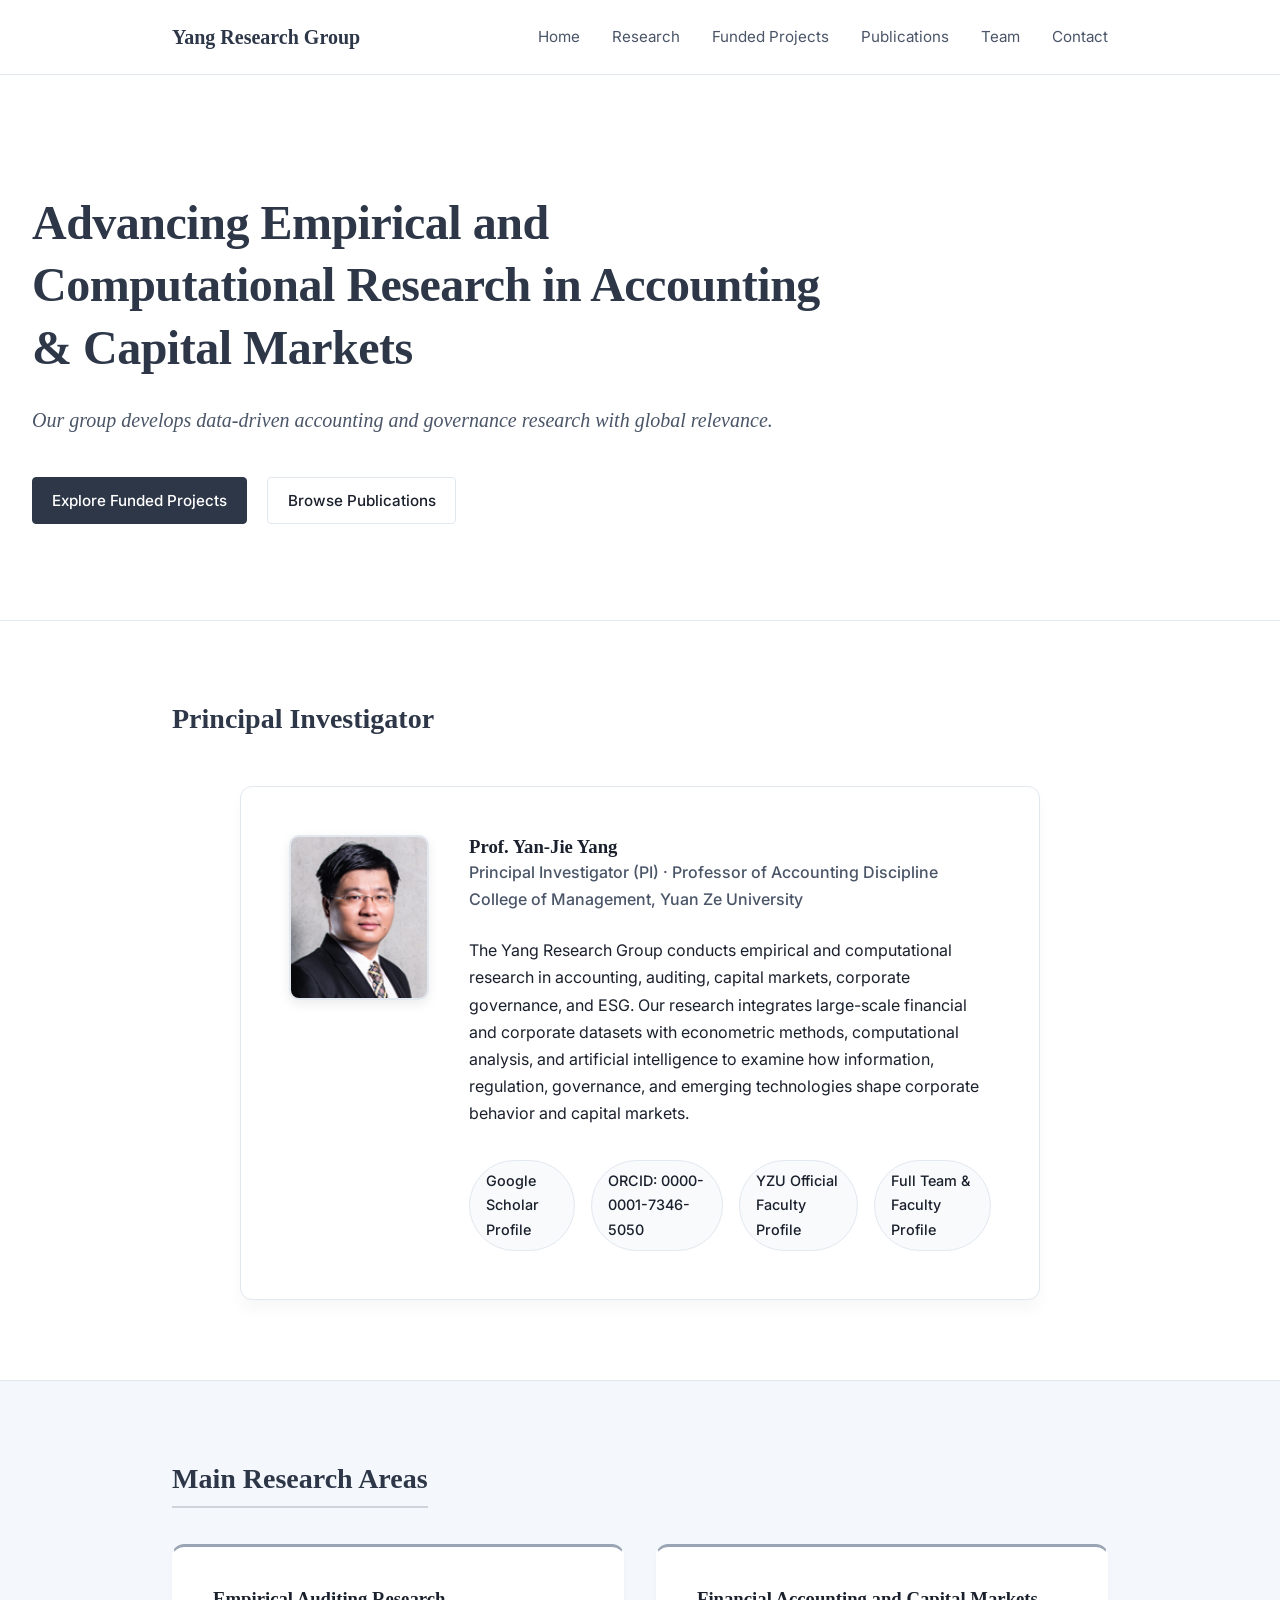
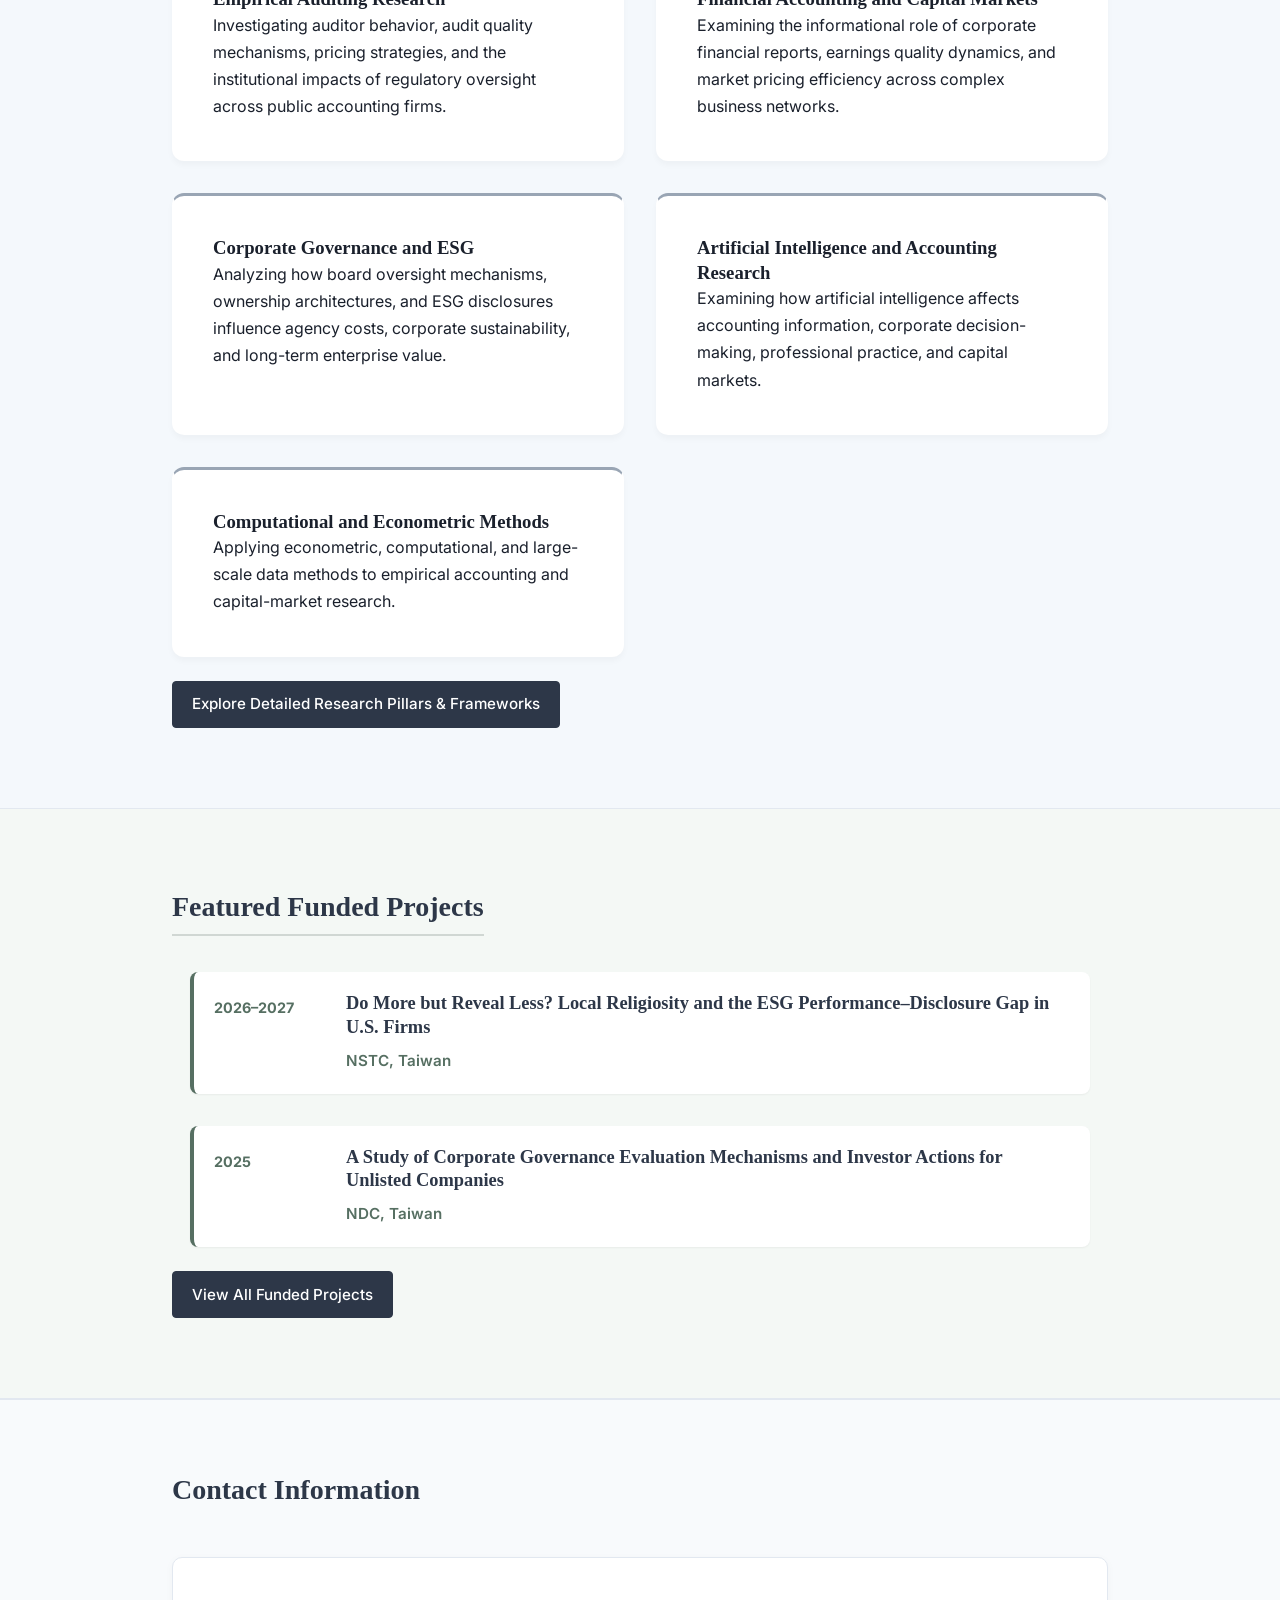
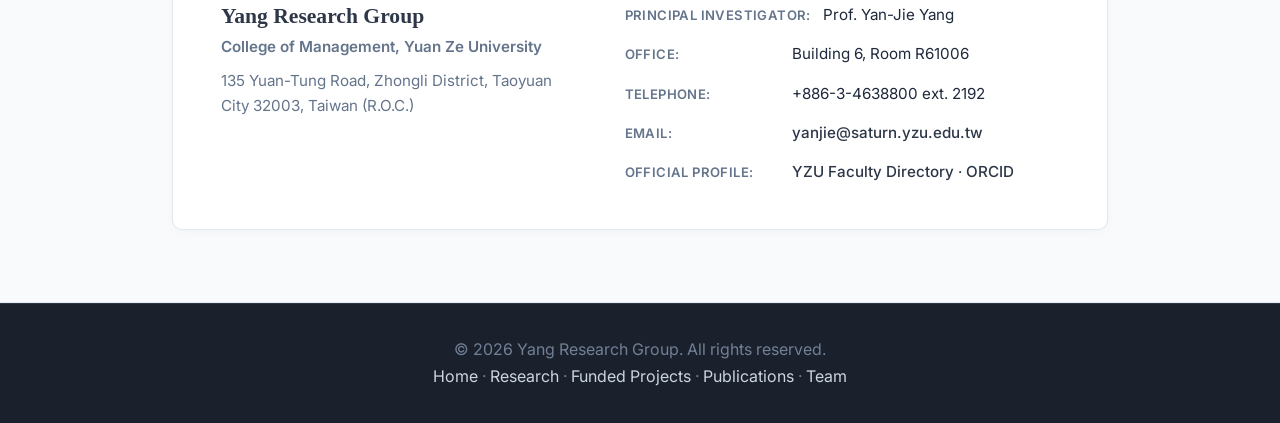
<file: index.html>
<!DOCTYPE html>
<html lang="en">
<head>
    <meta charset="UTF-8">
    <meta name="viewport" content="width=device-width, initial-scale=1.0">
    <title>Yang Research Group | Accounting, Governance &amp; AI Research | Yuan Ze University, Taiwan</title>
    <meta name="description" content="Yang Research Group led by Prof. Yan-Jie Yang (楊炎杰) at Yuan Ze University, Taiwan. Pioneering empirical and computational research in empirical auditing, financial accounting, capital markets, corporate governance, ESG, and artificial intelligence.">
    <meta name="keywords" content="Yan-Jie Yang, 楊炎杰, Yang Research Group, Yuan Ze University, 元智大學, Accounting Research Taiwan, Empirical Auditing Taiwan, ESG Taiwan, Corporate Governance Taiwan, AI in Accounting, Capital Markets Research Taiwan">
    <meta name="author" content="Prof. Yan-Jie Yang">
    
    <!-- Schema.org Academic Organization & Researcher Data -->
    <script type="application/ld+json">
    {
      "@context": "https://schema.org",
      "@type": "ResearchOrganization",
      "name": "Yang Research Group",
      "url": "https://yang-research-group.github.io",
      "parentOrganization": {
        "@type": "CollegeOrUniversity",
        "name": "Yuan Ze University",
        "alternateName": "元智大學",
        "address": {
          "@type": "PostalAddress",
          "streetAddress": "135 Yuan-Tung Road, Zhongli District",
          "addressLocality": "Taoyuan City",
          "postalCode": "32003",
          "addressCountry": "Taiwan"
        }
      },
      "founder": {
        "@type": "Person",
        "name": "Yan-Jie Yang",
        "alternateName": "楊炎杰",
        "jobTitle": "Professor of Accounting Discipline",
        "sameAs": [
          "https://scholar.google.com/citations?user=O25Gd9MAAAAJ&hl=zh-TW",
          "https://orcid.org/0000-0001-7346-5050",
          "https://www.cm.yzu.edu.tw/EN/Page/Teacher.aspx?ID=yanjie"
        ]
      }
    }
    </script>
    <link rel="preconnect" href="https://fonts.googleapis.com">
    <link rel="preconnect" href="https://fonts.gstatic.com" crossorigin>
    <link href="https://fonts.googleapis.com/css2?family=Inter:wght@300;400;500;600;700&display=swap" rel="stylesheet">
    <link rel="stylesheet" href="styles.css">
</head>
<body>
    <nav class="navbar">
        <div class="nav-container">
            <a href="index.html" class="logo">Yang Research Group</a>
            <ul class="nav-links">
                <li><a href="index.html">Home</a></li>
                <li><a href="research.html">Research</a></li>
                <li><a href="projects.html">Funded Projects</a></li>
                <li><a href="publications.html">Publications</a></li>
                <li><a href="team.html">Team</a></li>
                <li><a href="#contact">Contact</a></li>
            </ul>
        </div>
    </nav>

    <header class="hero hero-compact">
        <div class="hero-content">
            <h1>Advancing Empirical and Computational Research in Accounting & Capital Markets</h1>
            <p>Our group develops data-driven accounting and governance research with global relevance.</p>
            <div class="hero-buttons">
                <a href="projects.html" class="btn btn-primary">Explore Funded Projects</a>
                <a href="publications.html" class="btn btn-secondary">Browse Publications</a>
            </div>
        </div>
    </header>

    <main>
        <section class="section">
            <div class="container">
                <h2 class="section-title">Principal Investigator</h2>
                <div class="about-card pi-homepage-card">
                    <div class="pi-photo-wrapper">
                        <img src="yanjie2016C.jpg" alt="Prof. Yan-Jie Yang" class="pi-thumb-photo">
                    </div>
                    <div class="about-content">
                        <h3>Prof. Yan-Jie Yang</h3>
                        <p class="subtitle">Principal Investigator (PI) · Professor of Accounting Discipline<br>College of Management, Yuan Ze University</p>
                        <p>The Yang Research Group conducts empirical and computational research in accounting, auditing, capital markets, corporate governance, and ESG. Our research integrates large-scale financial and corporate datasets with econometric methods, computational analysis, and artificial intelligence to examine how information, regulation, governance, and emerging technologies shape corporate behavior and capital markets.</p>
                        <div class="academic-links">
                            <a href="https://scholar.google.com/citations?user=O25Gd9MAAAAJ&hl=zh-TW" target="_blank" rel="noopener noreferrer" class="link-badge">Google Scholar Profile</a>
                            <a href="https://orcid.org/0000-0001-7346-5050" target="_blank" rel="noopener noreferrer" class="link-badge">ORCID: 0000-0001-7346-5050</a>
                            <a href="https://www.cm.yzu.edu.tw/EN/Page/Teacher.aspx?ID=yanjie" target="_blank" rel="noopener noreferrer" class="link-badge">YZU Official Faculty Profile</a>
                            <a href="team.html" class="link-badge">Full Team &amp; Faculty Profile</a>
                        </div>
                    </div>
                </div>
            </div>
        </section>

        <section class="section section-block section-research">
            <div class="container">
                <h2 class="section-title">Main Research Areas</h2>
                <div class="grid-3">
                    <div class="card feature-card">
                        <h3>Empirical Auditing Research</h3>
                        <p>Investigating auditor behavior, audit quality mechanisms, pricing strategies, and the institutional impacts of regulatory oversight across public accounting firms.</p>
                    </div>
                    <div class="card feature-card">
                        <h3>Financial Accounting and Capital Markets</h3>
                        <p>Examining the informational role of corporate financial reports, earnings quality dynamics, and market pricing efficiency across complex business networks.</p>
                    </div>
                    <div class="card feature-card">
                        <h3>Corporate Governance and ESG</h3>
                        <p>Analyzing how board oversight mechanisms, ownership architectures, and ESG disclosures influence agency costs, corporate sustainability, and long-term enterprise value.</p>
                    </div>
                    <div class="card feature-card">
                        <h3>Artificial Intelligence and Accounting Research</h3>
                        <p>Examining how artificial intelligence affects accounting information, corporate decision-making, professional practice, and capital markets.</p>
                    </div>
                    <div class="card feature-card">
                        <h3>Computational and Econometric Methods</h3>
                        <p>Applying econometric, computational, and large-scale data methods to empirical accounting and capital-market research.</p>
                    </div>
                </div>
                <p class="section-actions">
                    <a href="research.html" class="btn btn-primary">Explore Detailed Research Pillars &amp; Frameworks</a>
                </p>
            </div>
        </section>

        <section class="section section-block section-funded">
            <div class="container">
                <h2 class="section-title">Featured Funded Projects</h2>
                <div class="funded-research-list compact-list">
                    <div class="funded-research-item">
                        <div class="funded-year">2026–2027</div>
                        <div class="funded-details">
                            <h3>Do More but Reveal Less? Local Religiosity and the ESG Performance–Disclosure Gap in U.S. Firms</h3>
                            <p class="funding-agency">NSTC, Taiwan</p>
                        </div>
                    </div>
                    <div class="funded-research-item">
                        <div class="funded-year">2025</div>
                        <div class="funded-details">
                            <h3>A Study of Corporate Governance Evaluation Mechanisms and Investor Actions for Unlisted Companies</h3>
                            <p class="funding-agency">NDC, Taiwan</p>
                        </div>
                    </div>
                </div>
                <p class="section-actions">
                    <a href="projects.html" class="btn btn-primary">View All Funded Projects</a>
                </p>
            </div>
        </section>

        <section id="contact" class="section section-contact">
            <div class="container">
                <h2 class="section-title">Contact Information</h2>
                <div class="contact-academic-box">
                    <div class="contact-academic-col">
                        <h3>Yang Research Group</h3>
                        <p class="contact-affiliation">College of Management, Yuan Ze University</p>
                        <p>135 Yuan-Tung Road, Zhongli District, Taoyuan City 32003, Taiwan (R.O.C.)</p>
                    </div>
                    <div class="contact-academic-col">
                        <div class="contact-meta-item">
                            <strong>Principal Investigator:</strong>
                            <span>Prof. Yan-Jie Yang</span>
                        </div>
                        <div class="contact-meta-item">
                            <strong>Office:</strong>
                            <span>Building 6, Room R61006</span>
                        </div>
                        <div class="contact-meta-item">
                            <strong>Telephone:</strong>
                            <span>+886-3-4638800 ext. 2192</span>
                        </div>
                        <div class="contact-meta-item">
                            <strong>Email:</strong>
                            <span><a href="mailto:yanjie@saturn.yzu.edu.tw">yanjie@saturn.yzu.edu.tw</a></span>
                        </div>
                        <div class="contact-meta-item">
                            <strong>Official Profile:</strong>
                            <span><a href="https://www.cm.yzu.edu.tw/EN/Page/Teacher.aspx?ID=yanjie" target="_blank" rel="noopener noreferrer">YZU Faculty Directory</a> · <a href="https://orcid.org/0000-0001-7346-5050" target="_blank" rel="noopener noreferrer">ORCID</a></span>
                        </div>
                    </div>
                </div>
            </div>
        </section>
    </main>

    <footer>
        <div class="container footer-links">
            <p>&copy; 2026 Yang Research Group. All rights reserved.</p>
            <p>
                <a href="index.html">Home</a> ·
                <a href="research.html">Research</a> ·
                <a href="projects.html">Funded Projects</a> ·
                <a href="publications.html">Publications</a> ·
                <a href="team.html">Team</a>
            </p>
        </div>
    </footer>
</body>
</html>
</file>
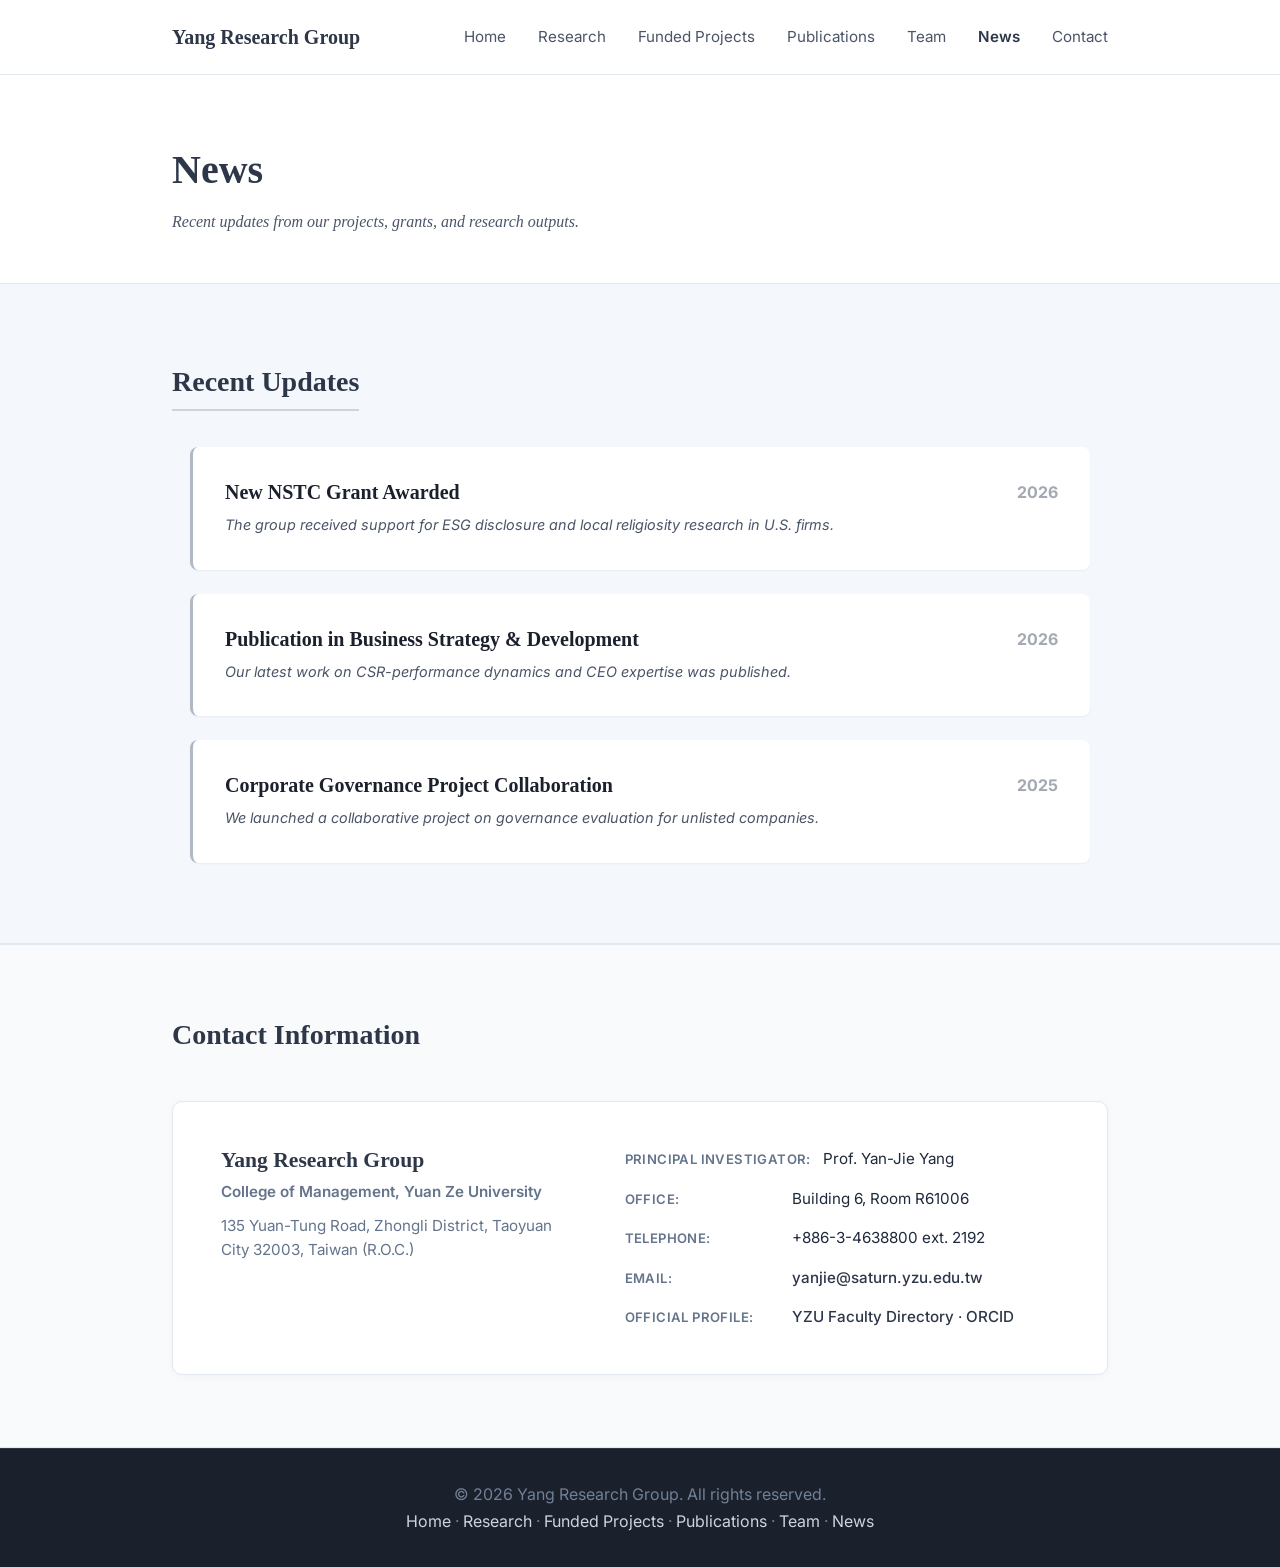
<file: news.html>
<!DOCTYPE html>
<html lang="en">
<head>
    <meta charset="UTF-8">
    <meta name="viewport" content="width=device-width, initial-scale=1.0">
    <title>News | Yang Research Group</title>
    <meta name="description" content="Latest news and updates from the Yang Research Group.">
    <link rel="preconnect" href="https://fonts.googleapis.com">
    <link rel="preconnect" href="https://fonts.gstatic.com" crossorigin>
    <link href="https://fonts.googleapis.com/css2?family=Inter:wght@300;400;500;600;700&display=swap" rel="stylesheet">
    <link rel="stylesheet" href="styles.css">
</head>
<body>
    <nav class="navbar">
        <div class="nav-container">
            <a href="index.html" class="logo">Yang Research Group</a>
            <ul class="nav-links">
                <li><a href="index.html">Home</a></li>
                <li><a href="research.html">Research</a></li>
                <li><a href="projects.html">Funded Projects</a></li>
                <li><a href="publications.html">Publications</a></li>
                <li><a href="team.html">Team</a></li>
                <li><a href="news.html" class="nav-active">News</a></li>
                <li><a href="#contact">Contact</a></li>
            </ul>
        </div>
    </nav>

    <header class="page-hero">
        <div class="container">
            <h1>News</h1>
            <p>Recent updates from our projects, grants, and research outputs.</p>
        </div>
    </header>

    <main>
        <section class="section section-block section-research">
            <div class="container">
                <h2 class="section-title">Recent Updates</h2>
                <div class="publication-list">
                    <article class="publication-card">
                        <span class="pub-year">2026</span>
                        <h3>New NSTC Grant Awarded</h3>
                        <p class="journal">The group received support for ESG disclosure and local religiosity research in U.S. firms.</p>
                    </article>
                    <article class="publication-card">
                        <span class="pub-year">2026</span>
                        <h3>Publication in Business Strategy &amp; Development</h3>
                        <p class="journal">Our latest work on CSR-performance dynamics and CEO expertise was published.</p>
                    </article>
                    <article class="publication-card">
                        <span class="pub-year">2025</span>
                        <h3>Corporate Governance Project Collaboration</h3>
                        <p class="journal">We launched a collaborative project on governance evaluation for unlisted companies.</p>
                    </article>
                </div>
            </div>
        </section>

        <section id="contact" class="section section-contact">
            <div class="container">
                <h2 class="section-title">Contact Information</h2>
                <div class="contact-academic-box">
                    <div class="contact-academic-col">
                        <h3>Yang Research Group</h3>
                        <p class="contact-affiliation">College of Management, Yuan Ze University</p>
                        <p>135 Yuan-Tung Road, Zhongli District, Taoyuan City 32003, Taiwan (R.O.C.)</p>
                    </div>
                    <div class="contact-academic-col">
                        <div class="contact-meta-item">
                            <strong>Principal Investigator:</strong>
                            <span>Prof. Yan-Jie Yang</span>
                        </div>
                        <div class="contact-meta-item">
                            <strong>Office:</strong>
                            <span>Building 6, Room R61006</span>
                        </div>
                        <div class="contact-meta-item">
                            <strong>Telephone:</strong>
                            <span>+886-3-4638800 ext. 2192</span>
                        </div>
                        <div class="contact-meta-item">
                            <strong>Email:</strong>
                            <span><a href="mailto:yanjie@saturn.yzu.edu.tw">yanjie@saturn.yzu.edu.tw</a></span>
                        </div>
                        <div class="contact-meta-item">
                            <strong>Official Profile:</strong>
                            <span><a href="https://www.cm.yzu.edu.tw/EN/Page/Teacher.aspx?ID=yanjie" target="_blank" rel="noopener noreferrer">YZU Faculty Directory</a> · <a href="https://orcid.org/0000-0001-7346-5050" target="_blank" rel="noopener noreferrer">ORCID</a></span>
                        </div>
                    </div>
                </div>
            </div>
        </section>
    </main>

    <footer>
        <div class="container footer-links">
            <p>&copy; 2026 Yang Research Group. All rights reserved.</p>
            <p><a href="index.html">Home</a> · <a href="research.html">Research</a> · <a href="projects.html">Funded Projects</a> · <a href="publications.html">Publications</a> · <a href="team.html">Team</a> · <a href="news.html">News</a></p>
        </div>
    </footer>
</body>
</html>
</file>
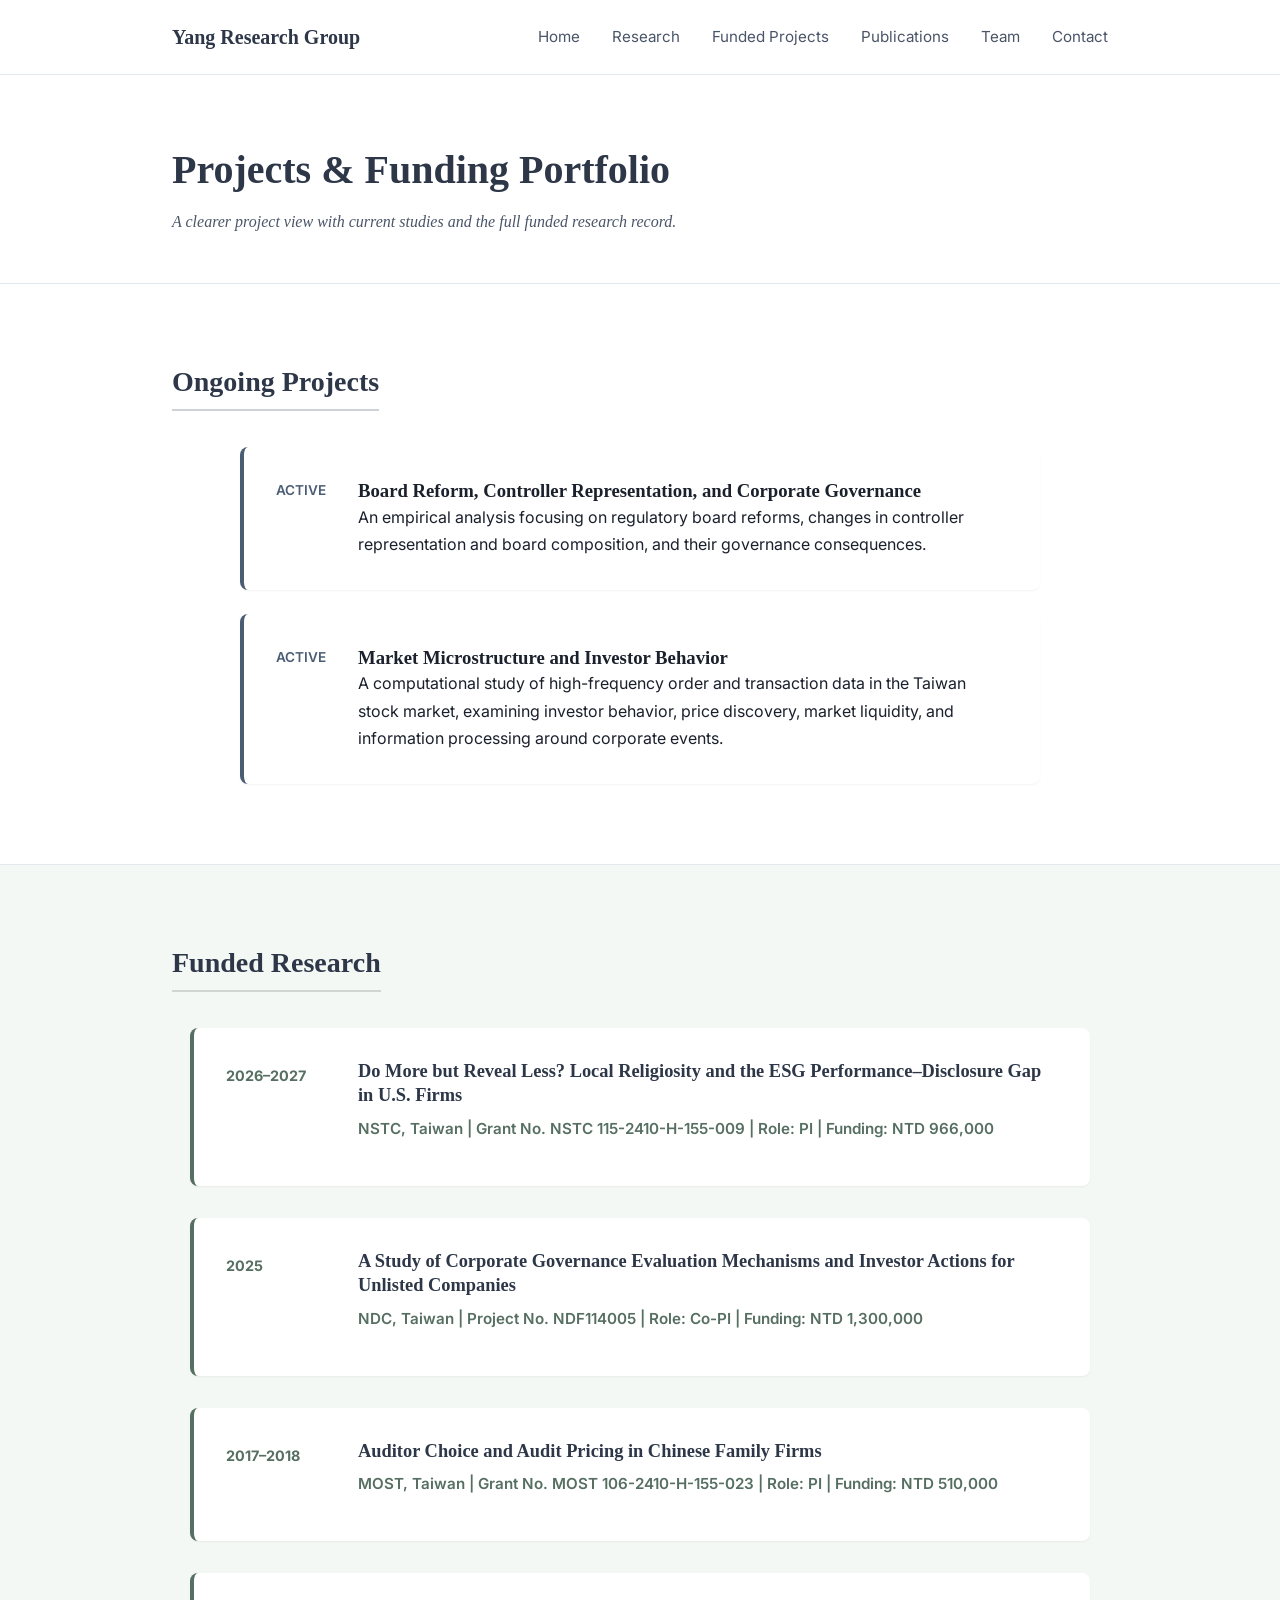
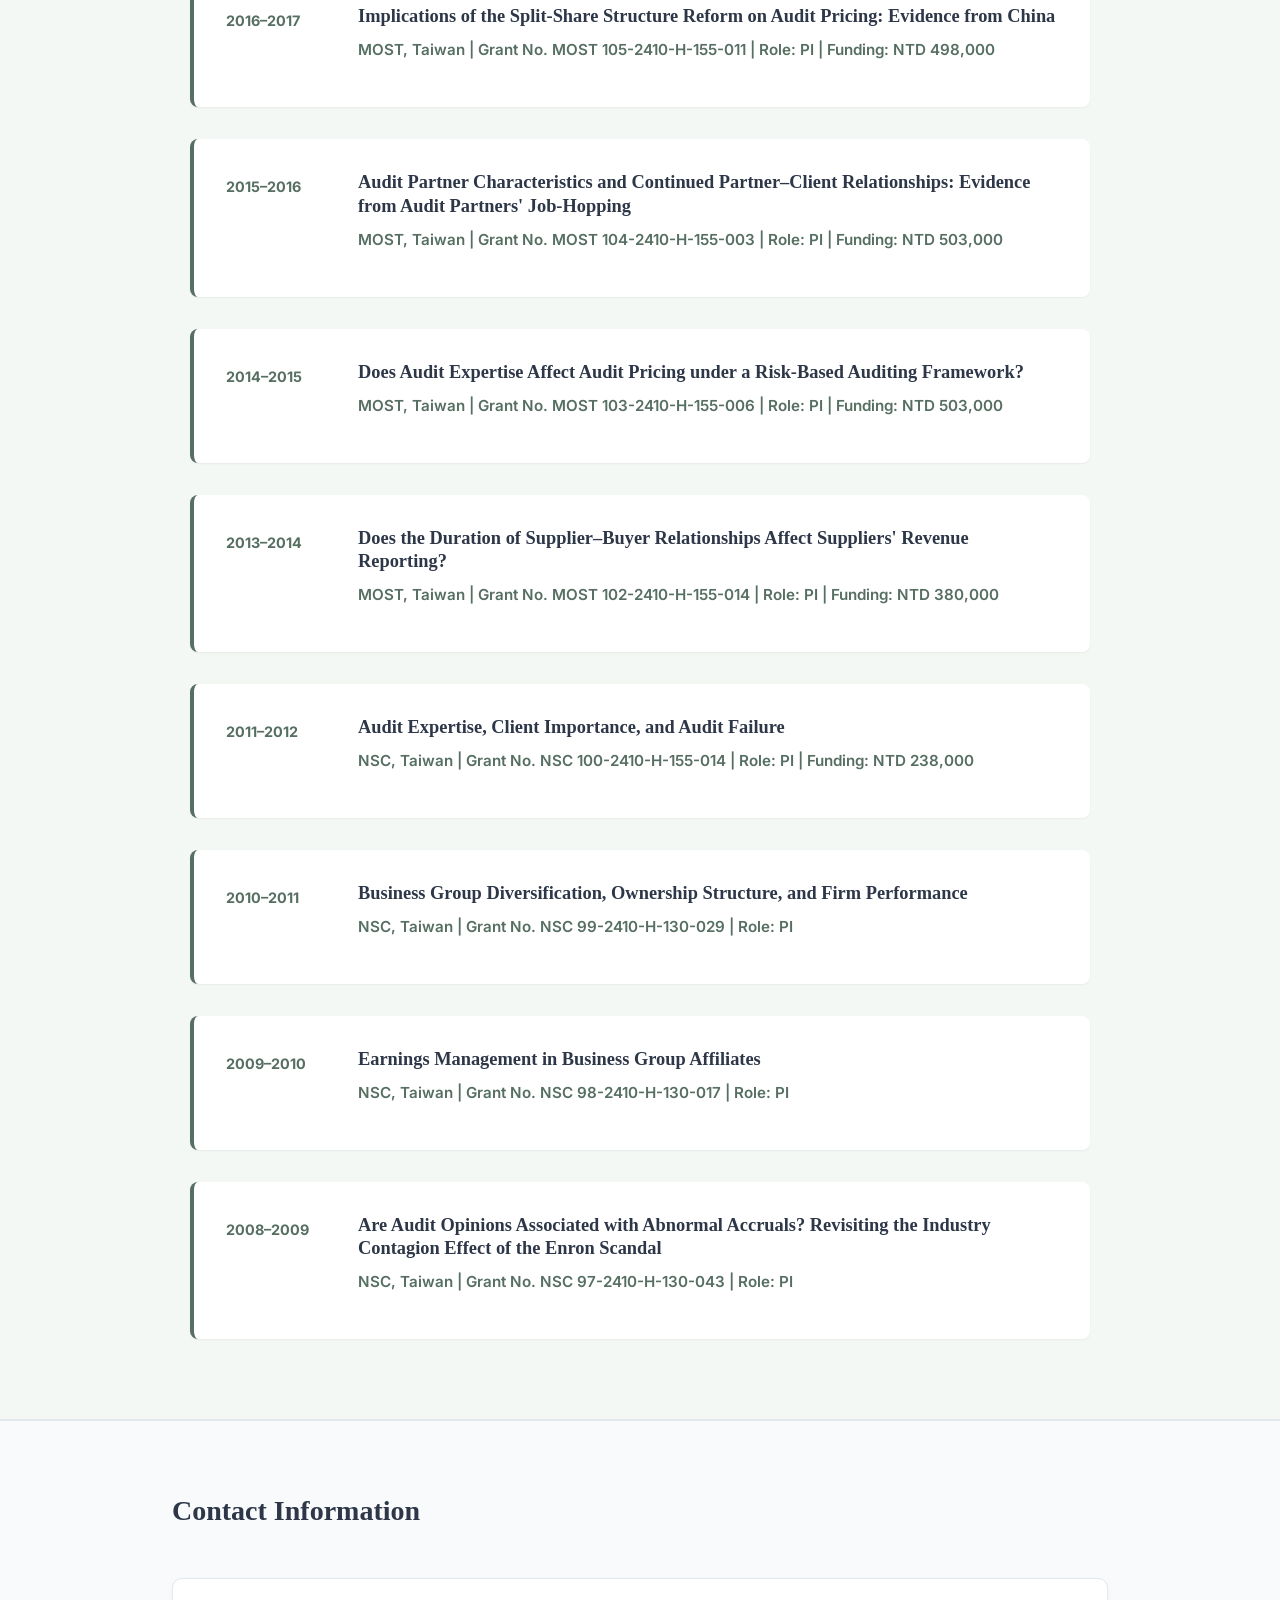
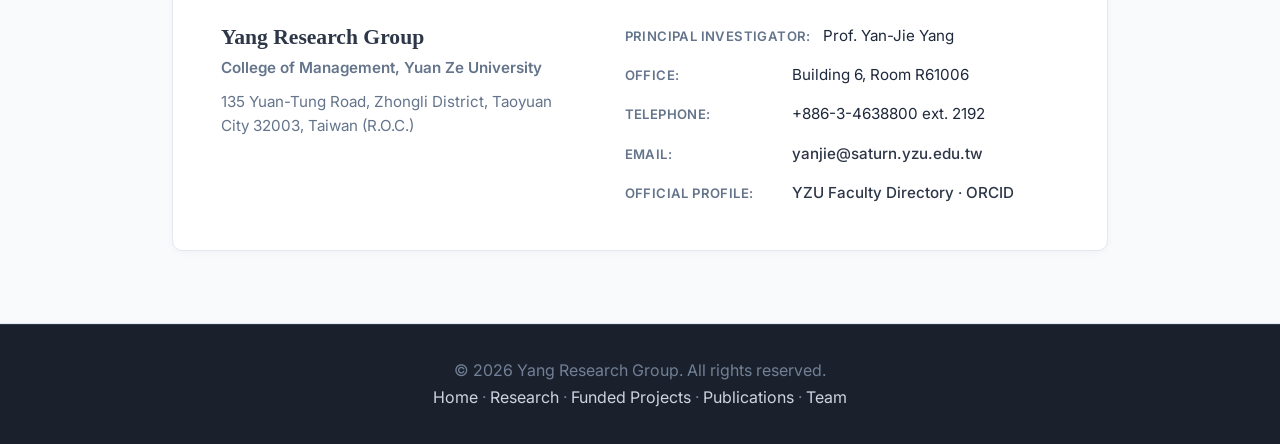
<file: projects.html>
<!DOCTYPE html>
<html lang="en">
<head>
    <meta charset="UTF-8">
    <meta name="viewport" content="width=device-width, initial-scale=1.0">
    <title>Funded Projects | Yang Research Group</title>
    <meta name="description" content="Funded and ongoing projects of the Yang Research Group.">
    <link rel="preconnect" href="https://fonts.googleapis.com">
    <link rel="preconnect" href="https://fonts.gstatic.com" crossorigin>
    <link href="https://fonts.googleapis.com/css2?family=Inter:wght@300;400;500;600;700&display=swap" rel="stylesheet">
    <link rel="stylesheet" href="styles.css">
</head>
<body>
    <nav class="navbar">
        <div class="nav-container">
            <a href="index.html" class="logo">Yang Research Group</a>
            <ul class="nav-links">
                <li><a href="index.html">Home</a></li>
                <li><a href="research.html">Research</a></li>
                <li><a href="projects.html">Funded Projects</a></li>
                <li><a href="publications.html">Publications</a></li>
                <li><a href="team.html">Team</a></li>
                <li><a href="#contact">Contact</a></li>
            </ul>
        </div>
    </nav>

    <header class="page-hero">
        <div class="container">
            <h1>Projects & Funding Portfolio</h1>
            <p>A clearer project view with current studies and the full funded research record.</p>
        </div>
    </header>

    <main>
        <section class="section section-block section-projects">
            <div class="container">
                <h2 class="section-title">Ongoing Projects</h2>
                <div class="project-list">
                    <div class="project-item">
                        <div class="project-status">Active</div>
                        <div class="project-details">
                            <h3>Board Reform, Controller Representation, and Corporate Governance</h3>
                            <p>An empirical analysis focusing on regulatory board reforms, changes in controller representation and board composition, and their governance consequences.</p>
                        </div>
                    </div>
                    <div class="project-item">
                        <div class="project-status">Active</div>
                        <div class="project-details">
                            <h3>Market Microstructure and Investor Behavior</h3>
                            <p>A computational study of high-frequency order and transaction data in the Taiwan stock market, examining investor behavior, price discovery, market liquidity, and information processing around corporate events.</p>
                        </div>
                    </div>
                </div>
            </div>
        </section>

        <section class="section section-block section-funded">
            <div class="container">
                <h2 class="section-title">Funded Research</h2>
                <div class="funded-research-list">
                    <div class="funded-research-item"><div class="funded-year">2026–2027</div><div class="funded-details"><h3>Do More but Reveal Less? Local Religiosity and the ESG Performance–Disclosure Gap in U.S. Firms</h3><p class="funding-agency">NSTC, Taiwan | Grant No. NSTC 115-2410-H-155-009 | Role: PI | Funding: NTD 966,000</p></div></div>
                    <div class="funded-research-item"><div class="funded-year">2025</div><div class="funded-details"><h3>A Study of Corporate Governance Evaluation Mechanisms and Investor Actions for Unlisted Companies</h3><p class="funding-agency">NDC, Taiwan | Project No. NDF114005 | Role: Co-PI | Funding: NTD 1,300,000</p></div></div>
                    <div class="funded-research-item"><div class="funded-year">2017–2018</div><div class="funded-details"><h3>Auditor Choice and Audit Pricing in Chinese Family Firms</h3><p class="funding-agency">MOST, Taiwan | Grant No. MOST 106-2410-H-155-023 | Role: PI | Funding: NTD 510,000</p></div></div>
                    <div class="funded-research-item"><div class="funded-year">2016–2017</div><div class="funded-details"><h3>Implications of the Split-Share Structure Reform on Audit Pricing: Evidence from China</h3><p class="funding-agency">MOST, Taiwan | Grant No. MOST 105-2410-H-155-011 | Role: PI | Funding: NTD 498,000</p></div></div>
                    <div class="funded-research-item"><div class="funded-year">2015–2016</div><div class="funded-details"><h3>Audit Partner Characteristics and Continued Partner–Client Relationships: Evidence from Audit Partners' Job-Hopping</h3><p class="funding-agency">MOST, Taiwan | Grant No. MOST 104-2410-H-155-003 | Role: PI | Funding: NTD 503,000</p></div></div>
                    <div class="funded-research-item"><div class="funded-year">2014–2015</div><div class="funded-details"><h3>Does Audit Expertise Affect Audit Pricing under a Risk-Based Auditing Framework?</h3><p class="funding-agency">MOST, Taiwan | Grant No. MOST 103-2410-H-155-006 | Role: PI | Funding: NTD 503,000</p></div></div>
                    <div class="funded-research-item"><div class="funded-year">2013–2014</div><div class="funded-details"><h3>Does the Duration of Supplier–Buyer Relationships Affect Suppliers' Revenue Reporting?</h3><p class="funding-agency">MOST, Taiwan | Grant No. MOST 102-2410-H-155-014 | Role: PI | Funding: NTD 380,000</p></div></div>
                    <div class="funded-research-item"><div class="funded-year">2011–2012</div><div class="funded-details"><h3>Audit Expertise, Client Importance, and Audit Failure</h3><p class="funding-agency">NSC, Taiwan | Grant No. NSC 100-2410-H-155-014 | Role: PI | Funding: NTD 238,000</p></div></div>
                    <div class="funded-research-item"><div class="funded-year">2010–2011</div><div class="funded-details"><h3>Business Group Diversification, Ownership Structure, and Firm Performance</h3><p class="funding-agency">NSC, Taiwan | Grant No. NSC 99-2410-H-130-029 | Role: PI</p></div></div>
                    <div class="funded-research-item"><div class="funded-year">2009–2010</div><div class="funded-details"><h3>Earnings Management in Business Group Affiliates</h3><p class="funding-agency">NSC, Taiwan | Grant No. NSC 98-2410-H-130-017 | Role: PI</p></div></div>
                    <div class="funded-research-item"><div class="funded-year">2008–2009</div><div class="funded-details"><h3>Are Audit Opinions Associated with Abnormal Accruals? Revisiting the Industry Contagion Effect of the Enron Scandal</h3><p class="funding-agency">NSC, Taiwan | Grant No. NSC 97-2410-H-130-043 | Role: PI</p></div></div>
                </div>
            </div>
        </section>

        <section id="contact" class="section section-contact">
            <div class="container">
                <h2 class="section-title">Contact Information</h2>
                <div class="contact-academic-box">
                    <div class="contact-academic-col">
                        <h3>Yang Research Group</h3>
                        <p class="contact-affiliation">College of Management, Yuan Ze University</p>
                        <p>135 Yuan-Tung Road, Zhongli District, Taoyuan City 32003, Taiwan (R.O.C.)</p>
                    </div>
                    <div class="contact-academic-col">
                        <div class="contact-meta-item">
                            <strong>Principal Investigator:</strong>
                            <span>Prof. Yan-Jie Yang</span>
                        </div>
                        <div class="contact-meta-item">
                            <strong>Office:</strong>
                            <span>Building 6, Room R61006</span>
                        </div>
                        <div class="contact-meta-item">
                            <strong>Telephone:</strong>
                            <span>+886-3-4638800 ext. 2192</span>
                        </div>
                        <div class="contact-meta-item">
                            <strong>Email:</strong>
                            <span><a href="mailto:yanjie@saturn.yzu.edu.tw">yanjie@saturn.yzu.edu.tw</a></span>
                        </div>
                        <div class="contact-meta-item">
                            <strong>Official Profile:</strong>
                            <span><a href="https://www.cm.yzu.edu.tw/EN/Page/Teacher.aspx?ID=yanjie" target="_blank" rel="noopener noreferrer">YZU Faculty Directory</a> · <a href="https://orcid.org/0000-0001-7346-5050" target="_blank" rel="noopener noreferrer">ORCID</a></span>
                        </div>
                    </div>
                </div>
            </div>
        </section>
    </main>

    <footer>
        <div class="container footer-links">
            <p>&copy; 2026 Yang Research Group. All rights reserved.</p>
            <p>
                <a href="index.html">Home</a> ·
                <a href="research.html">Research</a> ·
                <a href="projects.html">Funded Projects</a> ·
                <a href="publications.html">Publications</a> ·
                <a href="team.html">Team</a>
            </p>
        </div>
    </footer>
</body>
</html>
</file>
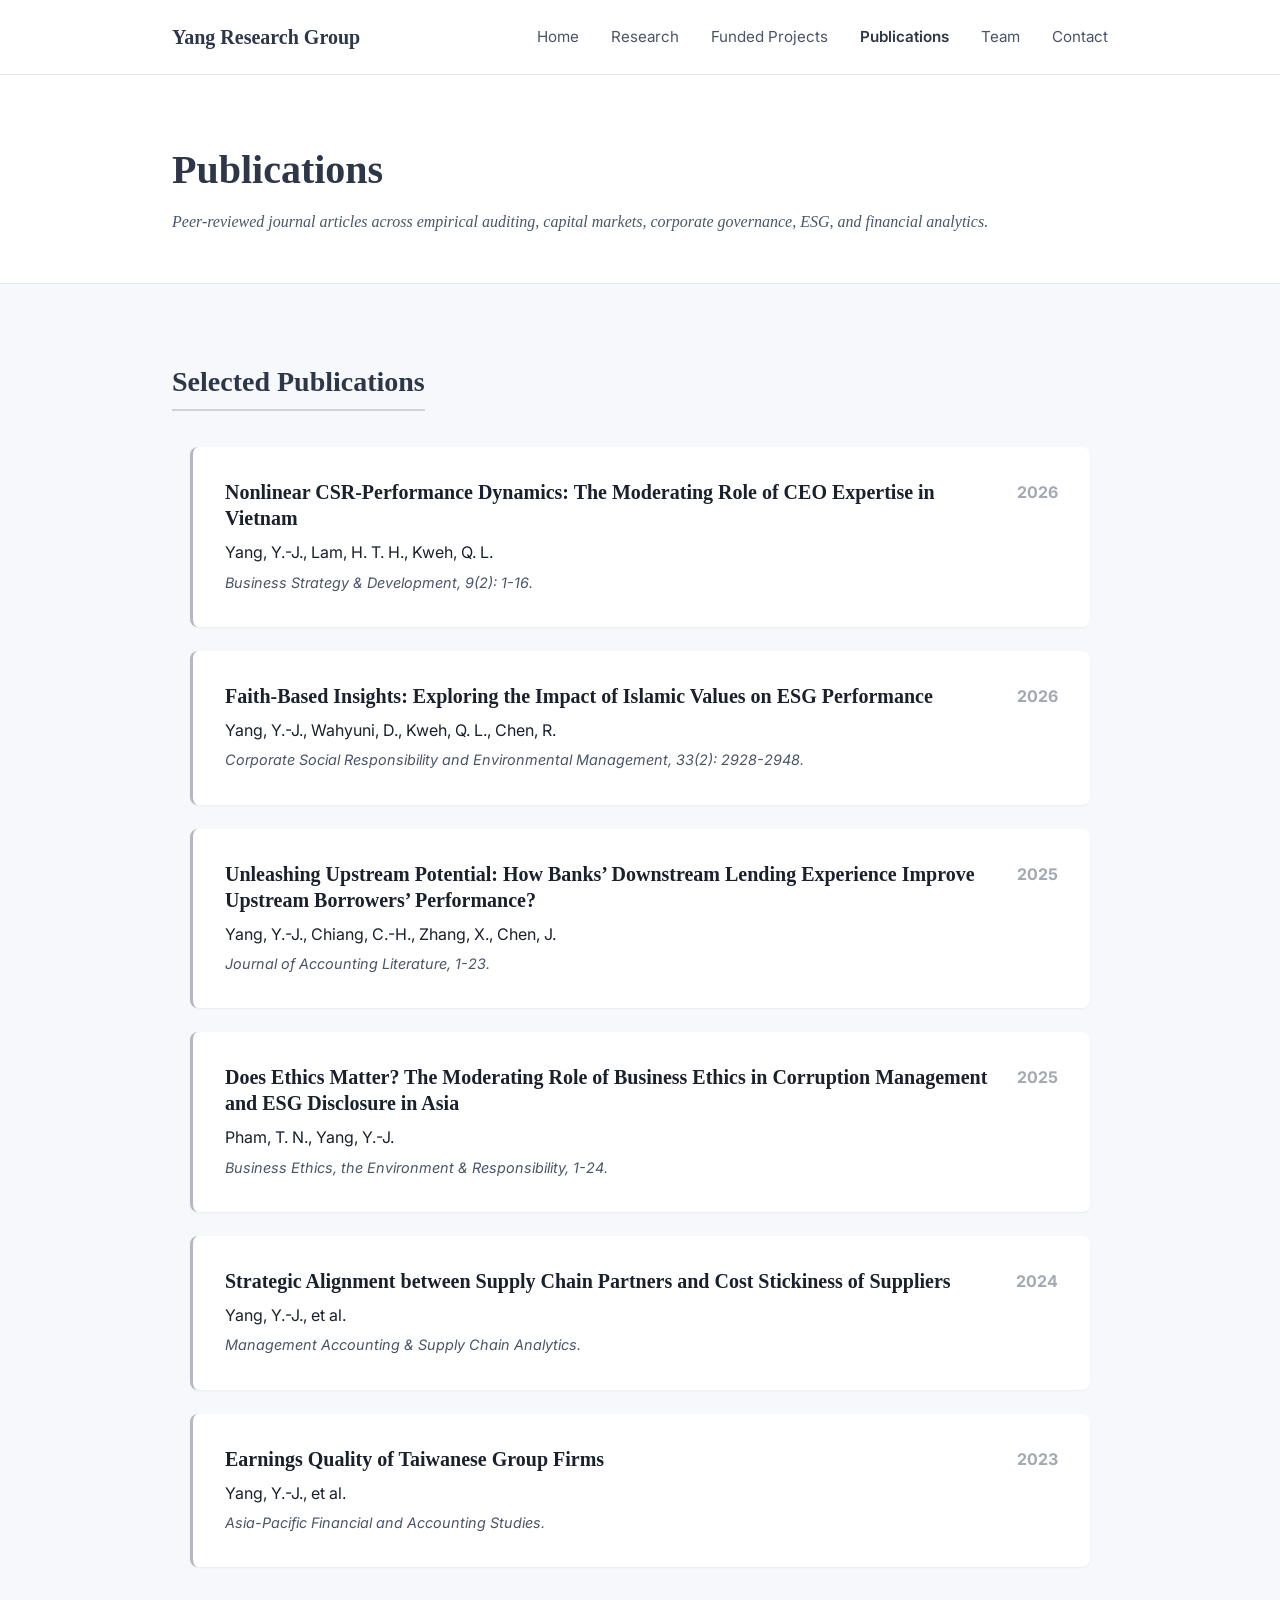
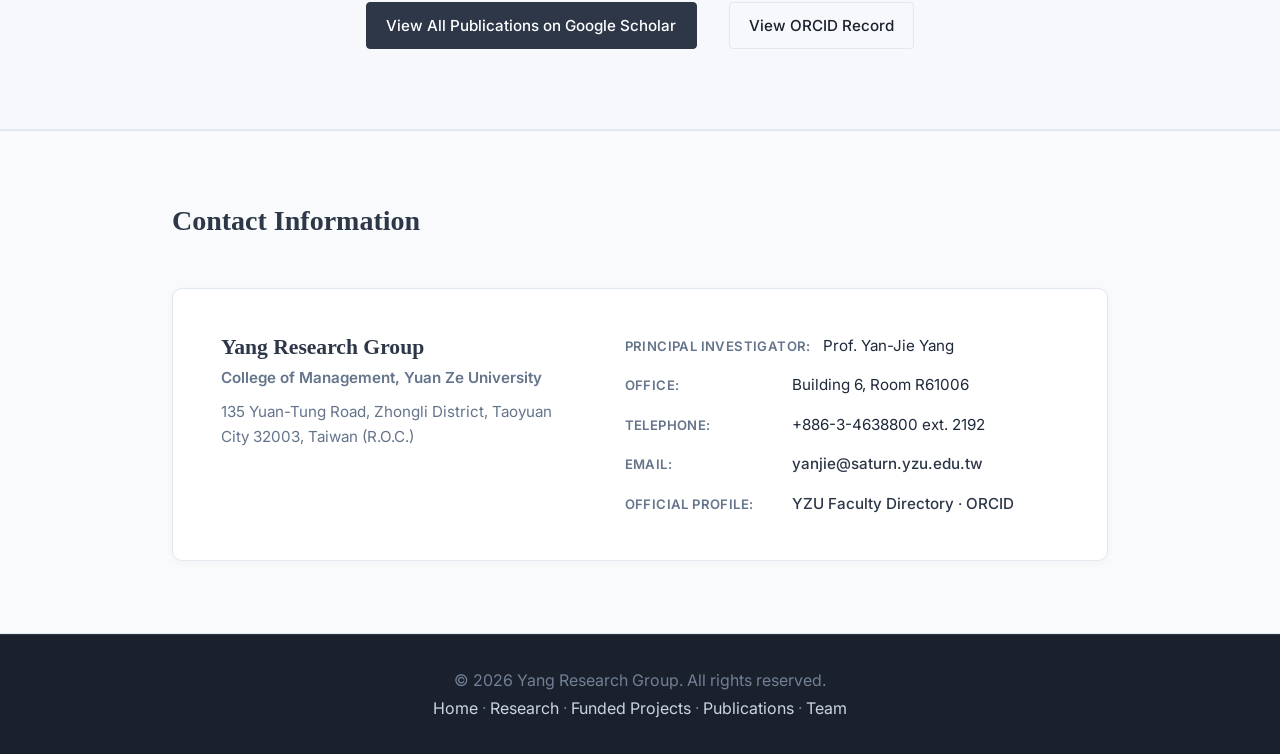
<file: publications.html>
<!DOCTYPE html>
<html lang="en">
<head>
    <meta charset="UTF-8">
    <meta name="viewport" content="width=device-width, initial-scale=1.0">
    <title>Publications | Yang Research Group | Yuan Ze University, Taiwan</title>
    <meta name="description" content="Academic publications and research papers by Prof. Yan-Jie Yang (楊炎杰) and the Yang Research Group at Yuan Ze University, Taiwan. Specializing in empirical auditing, corporate governance, ESG, capital markets, and AI accounting.">
    <meta name="keywords" content="Yan-Jie Yang, 楊炎杰, Yuan Ze University, Accounting Research Taiwan, Empirical Auditing Taiwan, ESG Taiwan, Corporate Governance Taiwan, Google Scholar">
    <meta name="author" content="Prof. Yan-Jie Yang">
    
    <!-- Google Scholar Highwire Press Citation Metadata -->
    <meta name="citation_author" content="Yang, Yan-Jie">
    <meta name="citation_author_institution" content="College of Management, Yuan Ze University, Taiwan">
    
    <!-- Schema.org Academic Profile & Publications Structured Data -->
    <script type="application/ld+json">
    {
      "@context": "https://schema.org",
      "@type": "ProfilePage",
      "mainEntity": {
        "@type": "Person",
        "name": "Yan-Jie Yang",
        "alternateName": "楊炎杰",
        "jobTitle": "Professor of Accounting Discipline",
        "worksFor": {
          "@type": "CollegeOrUniversity",
          "name": "Yuan Ze University",
          "department": "College of Management",
          "location": "Taoyuan City, Taiwan"
        },
        "sameAs": [
          "https://scholar.google.com/citations?user=O25Gd9MAAAAJ&hl=zh-TW",
          "https://orcid.org/0000-0001-7346-5050",
          "https://www.cm.yzu.edu.tw/EN/Page/Teacher.aspx?ID=yanjie"
        ]
      }
    }
    </script>
    <link rel="preconnect" href="https://fonts.googleapis.com">
    <link rel="preconnect" href="https://fonts.gstatic.com" crossorigin>
    <link href="https://fonts.googleapis.com/css2?family=Inter:wght@300;400;500;600;700&display=swap" rel="stylesheet">
    <link rel="stylesheet" href="styles.css">
</head>
<body>
    <nav class="navbar">
        <div class="nav-container">
            <a href="index.html" class="logo">Yang Research Group</a>
            <ul class="nav-links">
                <li><a href="index.html">Home</a></li>
                <li><a href="research.html">Research</a></li>
                <li><a href="projects.html">Funded Projects</a></li>
                <li><a href="publications.html" class="nav-active">Publications</a></li>
                <li><a href="team.html">Team</a></li>
                <li><a href="#contact">Contact</a></li>
            </ul>
        </div>
    </nav>

    <header class="page-hero">
        <div class="container">
            <h1>Publications</h1>
            <p>Peer-reviewed journal articles across empirical auditing, capital markets, corporate governance, ESG, and financial analytics.</p>
        </div>
    </header>

    <main>
        <section class="section section-block section-publications">
            <div class="container">
                <h2 class="section-title">Selected Publications</h2>
                <div class="publication-list">
                    <div class="publication-card">
                        <span class="pub-year">2026</span>
                        <h3>Nonlinear CSR-Performance Dynamics: The Moderating Role of CEO Expertise in Vietnam</h3>
                        <p class="authors">Yang, Y.-J., Lam, H. T. H., Kweh, Q. L.</p>
                        <p class="journal">Business Strategy &amp; Development, 9(2): 1-16.</p>
                    </div>
                    <div class="publication-card">
                        <span class="pub-year">2026</span>
                        <h3>Faith-Based Insights: Exploring the Impact of Islamic Values on ESG Performance</h3>
                        <p class="authors">Yang, Y.-J., Wahyuni, D., Kweh, Q. L., Chen, R.</p>
                        <p class="journal">Corporate Social Responsibility and Environmental Management, 33(2): 2928-2948.</p>
                    </div>
                    <div class="publication-card">
                        <span class="pub-year">2025</span>
                        <h3>Unleashing Upstream Potential: How Banks’ Downstream Lending Experience Improve Upstream Borrowers’ Performance?</h3>
                        <p class="authors">Yang, Y.-J., Chiang, C.-H., Zhang, X., Chen, J.</p>
                        <p class="journal">Journal of Accounting Literature, 1-23.</p>
                    </div>
                    <div class="publication-card">
                        <span class="pub-year">2025</span>
                        <h3>Does Ethics Matter? The Moderating Role of Business Ethics in Corruption Management and ESG Disclosure in Asia</h3>
                        <p class="authors">Pham, T. N., Yang, Y.-J.</p>
                        <p class="journal">Business Ethics, the Environment &amp; Responsibility, 1-24.</p>
                    </div>
                    <div class="publication-card">
                        <span class="pub-year">2024</span>
                        <h3>Strategic Alignment between Supply Chain Partners and Cost Stickiness of Suppliers</h3>
                        <p class="authors">Yang, Y.-J., et al.</p>
                        <p class="journal">Management Accounting &amp; Supply Chain Analytics.</p>
                    </div>
                    <div class="publication-card">
                        <span class="pub-year">2023</span>
                        <h3>Earnings Quality of Taiwanese Group Firms</h3>
                        <p class="authors">Yang, Y.-J., et al.</p>
                        <p class="journal">Asia-Pacific Financial and Accounting Studies.</p>
                    </div>
                </div>
                <div style="margin-top: 35px; text-align: center; display: flex; justify-content: center; gap: 1rem; flex-wrap: wrap;">
                    <a href="https://scholar.google.com/citations?user=O25Gd9MAAAAJ&hl=zh-TW" class="btn btn-primary" target="_blank" rel="noopener noreferrer">View All Publications on Google Scholar</a>
                    <a href="https://orcid.org/0000-0001-7346-5050" class="btn btn-secondary" target="_blank" rel="noopener noreferrer">View ORCID Record</a>
                </div>
            </div>
        </section>

        <section id="contact" class="section section-contact">
            <div class="container">
                <h2 class="section-title">Contact Information</h2>
                <div class="contact-academic-box">
                    <div class="contact-academic-col">
                        <h3>Yang Research Group</h3>
                        <p class="contact-affiliation">College of Management, Yuan Ze University</p>
                        <p>135 Yuan-Tung Road, Zhongli District, Taoyuan City 32003, Taiwan (R.O.C.)</p>
                    </div>
                    <div class="contact-academic-col">
                        <div class="contact-meta-item">
                            <strong>Principal Investigator:</strong>
                            <span>Prof. Yan-Jie Yang</span>
                        </div>
                        <div class="contact-meta-item">
                            <strong>Office:</strong>
                            <span>Building 6, Room R61006</span>
                        </div>
                        <div class="contact-meta-item">
                            <strong>Telephone:</strong>
                            <span>+886-3-4638800 ext. 2192</span>
                        </div>
                        <div class="contact-meta-item">
                            <strong>Email:</strong>
                            <span><a href="mailto:yanjie@saturn.yzu.edu.tw">yanjie@saturn.yzu.edu.tw</a></span>
                        </div>
                        <div class="contact-meta-item">
                            <strong>Official Profile:</strong>
                            <span><a href="https://www.cm.yzu.edu.tw/EN/Page/Teacher.aspx?ID=yanjie" target="_blank" rel="noopener noreferrer">YZU Faculty Directory</a> · <a href="https://orcid.org/0000-0001-7346-5050" target="_blank" rel="noopener noreferrer">ORCID</a></span>
                        </div>
                    </div>
                </div>
            </div>
        </section>
    </main>

    <footer>
        <div class="container footer-links">
            <p>&copy; 2026 Yang Research Group. All rights reserved.</p>
            <p>
                <a href="index.html">Home</a> ·
                <a href="research.html">Research</a> ·
                <a href="projects.html">Funded Projects</a> ·
                <a href="publications.html">Publications</a> ·
                <a href="team.html">Team</a>
            </p>
        </div>
    </footer>
</body>
</html>
</file>
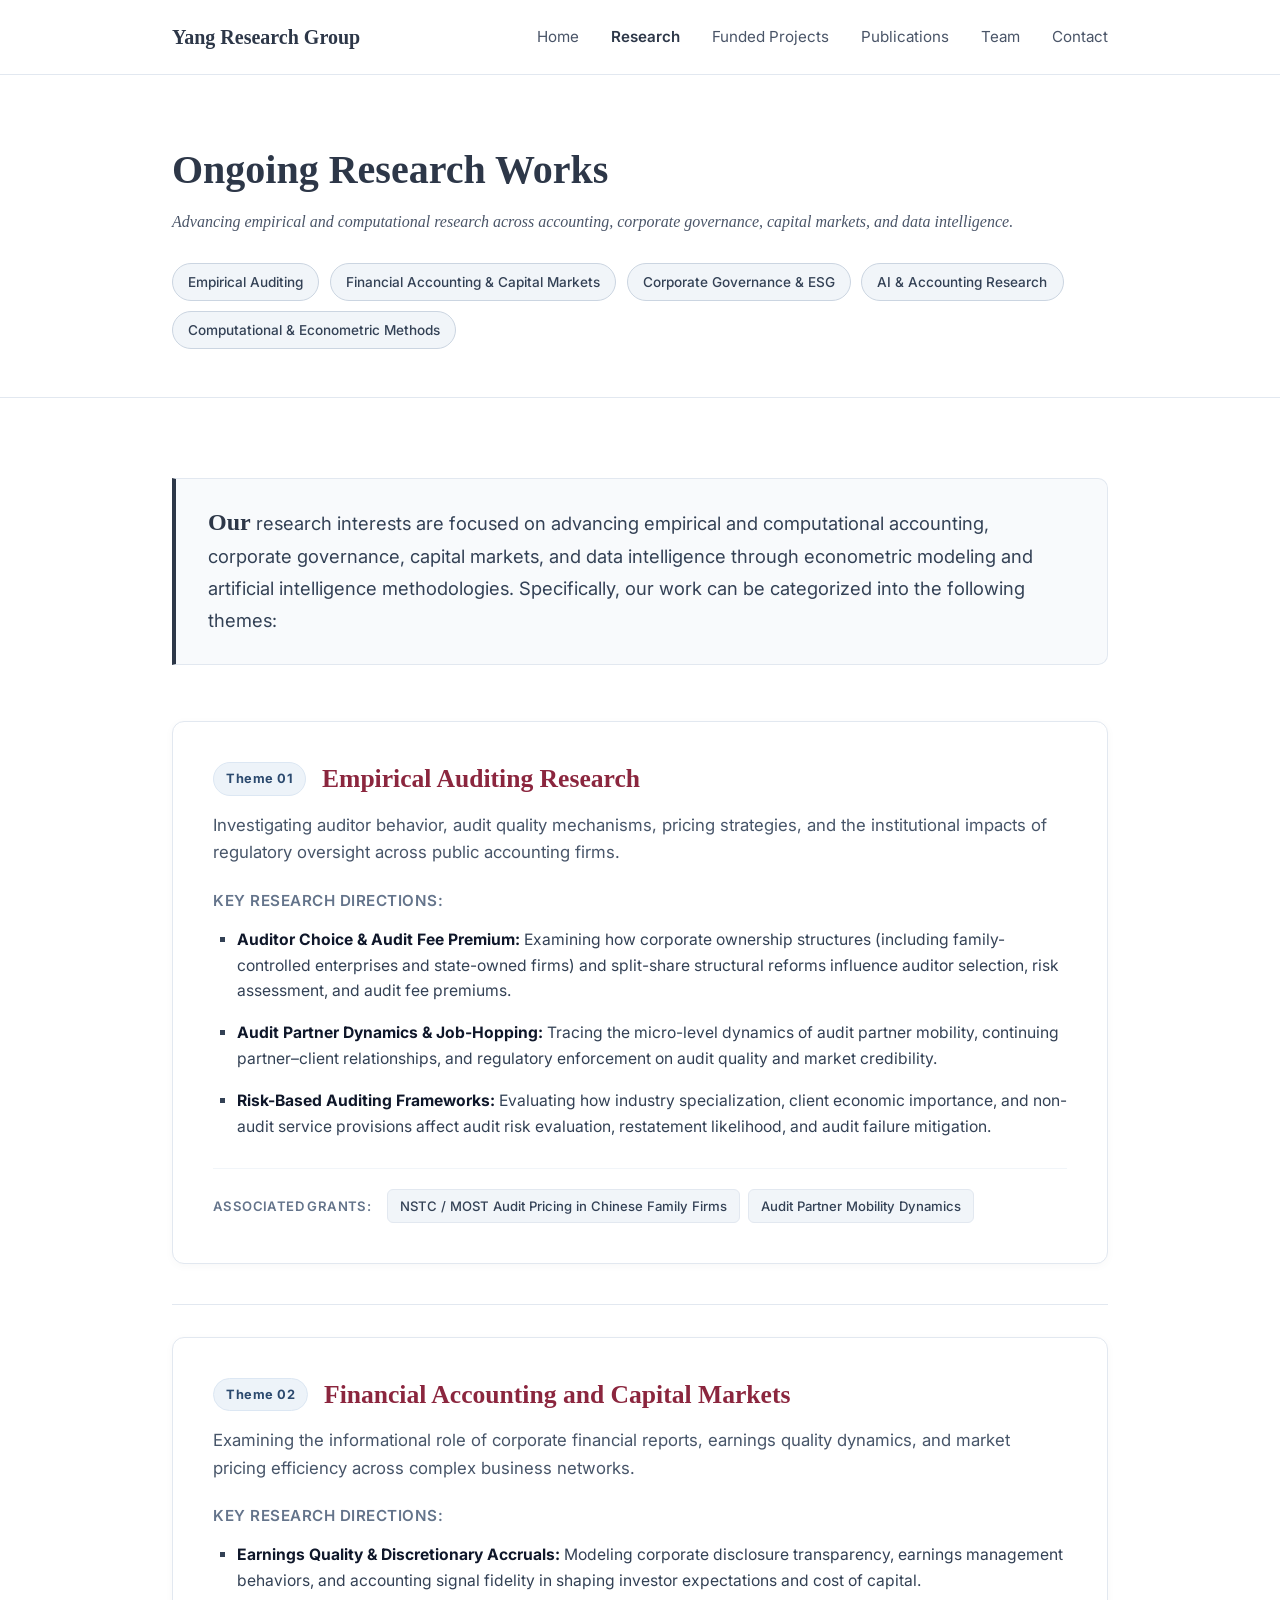
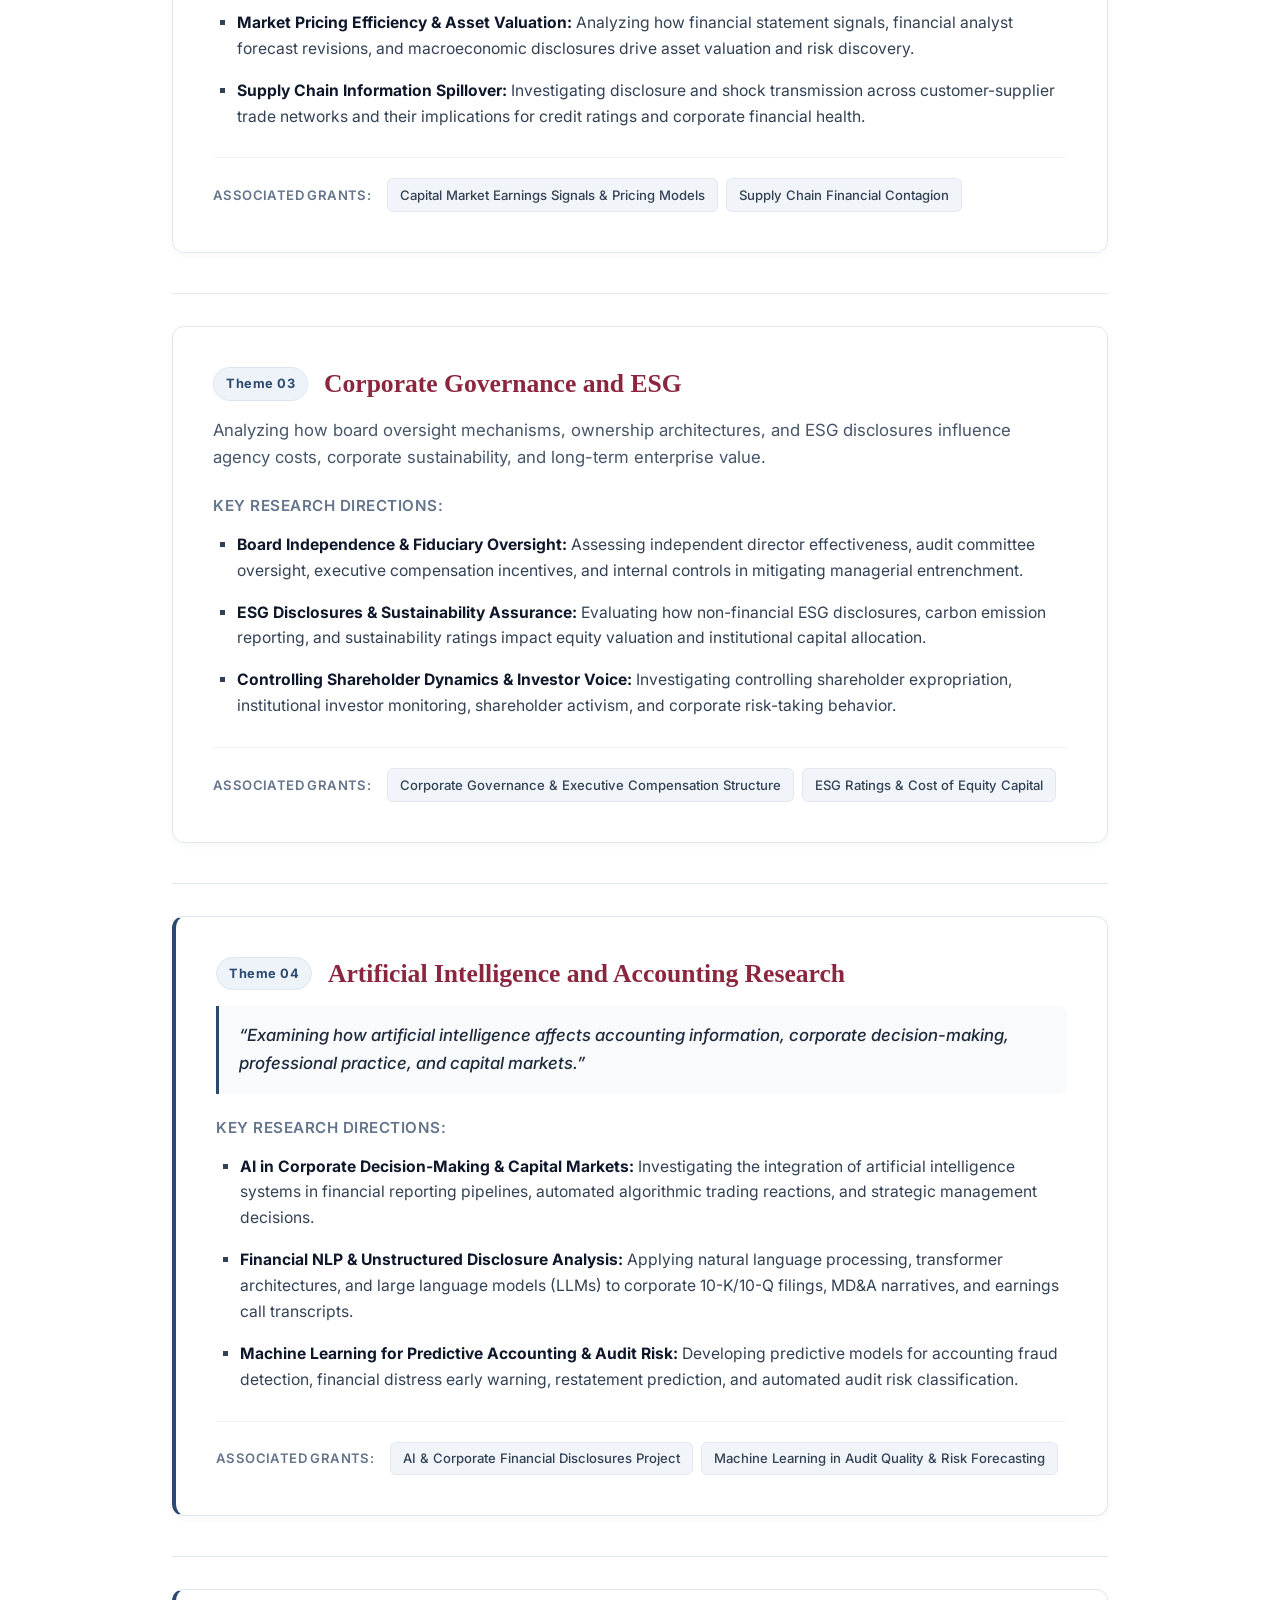
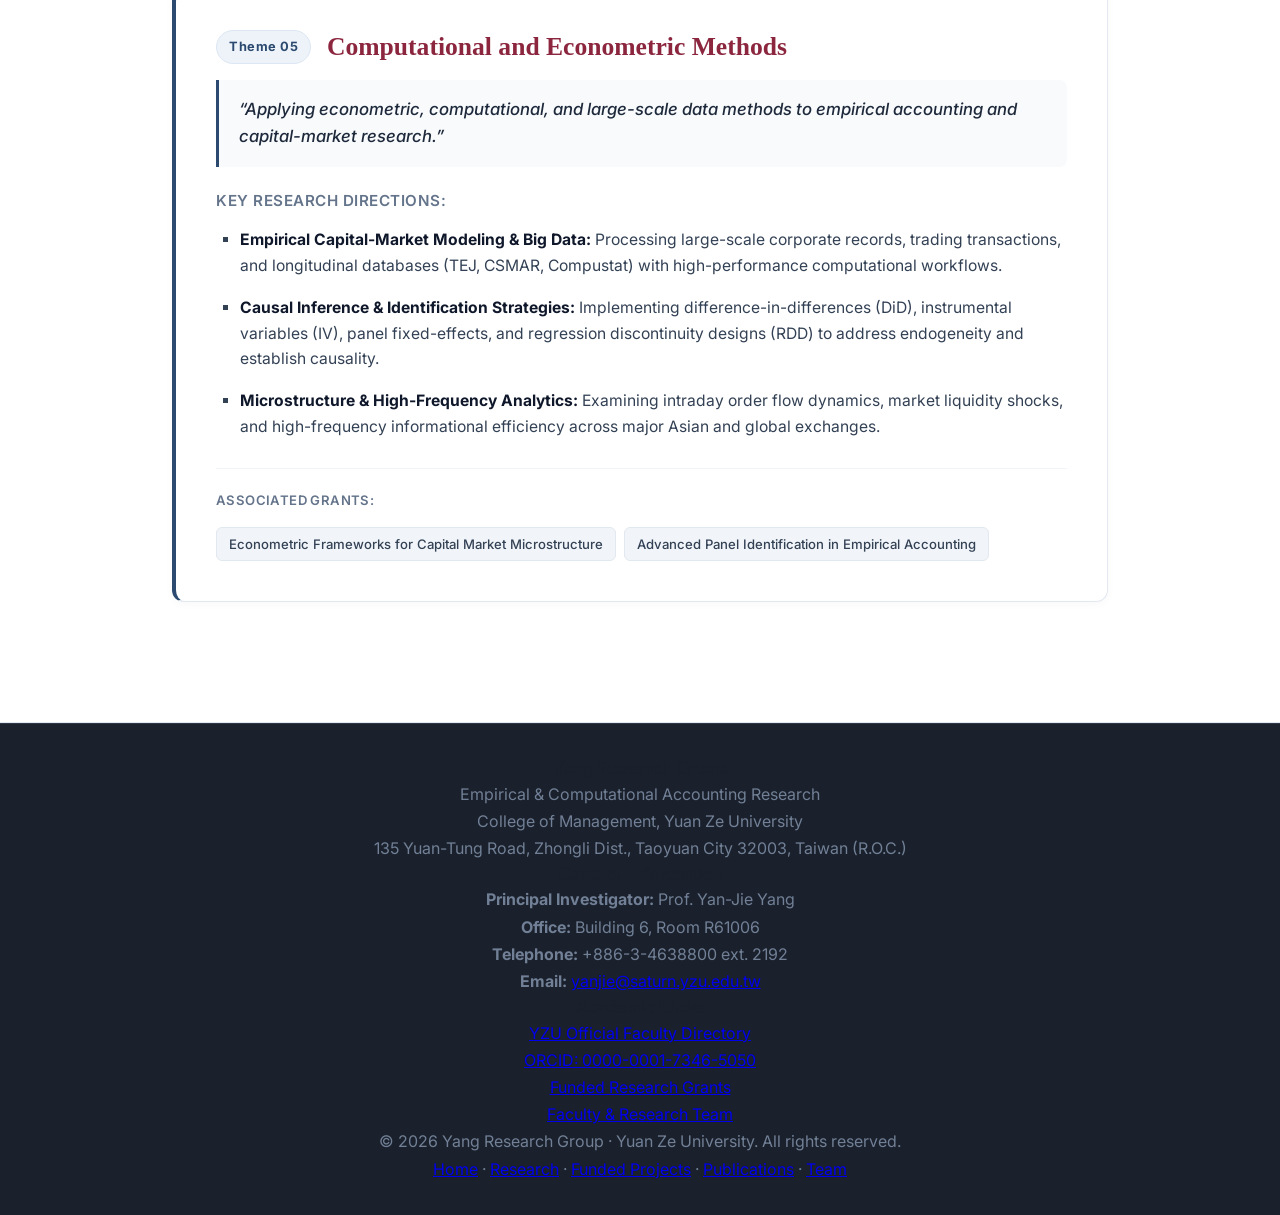
<file: research.html>
<!DOCTYPE html>
<html lang="en">
<head>
    <meta charset="UTF-8">
    <meta name="viewport" content="width=device-width, initial-scale=1.0">
    <title>Ongoing Research Works | Yang Research Group</title>
    <meta name="description" content="Ongoing Research Works of the Yang Research Group at Yuan Ze University: Empirical Auditing, Capital Markets, Corporate Governance & ESG, AI in Accounting, and Computational Econometric Methods.">
    <link rel="preconnect" href="https://fonts.googleapis.com">
    <link rel="preconnect" href="https://fonts.gstatic.com" crossorigin>
    <link href="https://fonts.googleapis.com/css2?family=Inter:wght@300;400;500;600;700&display=swap" rel="stylesheet">
    <link rel="stylesheet" href="styles.css">
</head>
<body>
    <nav class="navbar">
        <div class="nav-container">
            <a href="index.html" class="logo">Yang Research Group</a>
            <ul class="nav-links">
                <li><a href="index.html">Home</a></li>
                <li><a href="research.html" class="nav-active">Research</a></li>
                <li><a href="projects.html">Funded Projects</a></li>
                <li><a href="publications.html">Publications</a></li>
                <li><a href="team.html">Team</a></li>
                <li><a href="#contact">Contact</a></li>
            </ul>
        </div>
    </nav>

    <header class="page-hero">
        <div class="container">
            <h1>Ongoing Research Works</h1>
            <p>Advancing empirical and computational research across accounting, corporate governance, capital markets, and data intelligence.</p>
            
            <div class="research-quick-nav">
                <a href="#auditing" class="quick-nav-pill">Empirical Auditing</a>
                <a href="#capital-markets" class="quick-nav-pill">Financial Accounting &amp; Capital Markets</a>
                <a href="#esg" class="quick-nav-pill">Corporate Governance &amp; ESG</a>
                <a href="#ai-accounting" class="quick-nav-pill">AI &amp; Accounting Research</a>
                <a href="#computational-methods" class="quick-nav-pill">Computational &amp; Econometric Methods</a>
            </div>
        </div>
    </header>

    <main>
        <section class="section">
            <div class="container">
                <div class="research-intro-banner">
                    <p class="research-lead-text">
                        <span class="lead-highlight">Our</span> research interests are focused on advancing empirical and computational accounting, corporate governance, capital markets, and data intelligence through econometric modeling and artificial intelligence methodologies. Specifically, our work can be categorized into the following themes:
                    </p>
                </div>

                <!-- Theme 1: Empirical Auditing Research -->
                <div id="auditing" class="research-theme-card">
                    <div class="theme-card-header">
                        <span class="theme-card-badge">Theme 01</span>
                        <h2 class="theme-card-title">Empirical Auditing Research</h2>
                    </div>
                    <p class="theme-lead-desc">
                        Investigating auditor behavior, audit quality mechanisms, pricing strategies, and the institutional impacts of regulatory oversight across public accounting firms.
                    </p>

                    <div class="theme-details">
                        <h3 class="theme-section-title">Key Research Directions:</h3>
                        <ul class="theme-bullet-list">
                            <li>
                                <strong>Auditor Choice &amp; Audit Fee Premium:</strong>
                                <span>Examining how corporate ownership structures (including family-controlled enterprises and state-owned firms) and split-share structural reforms influence auditor selection, risk assessment, and audit fee premiums.</span>
                            </li>
                            <li>
                                <strong>Audit Partner Dynamics &amp; Job-Hopping:</strong>
                                <span>Tracing the micro-level dynamics of audit partner mobility, continuing partner–client relationships, and regulatory enforcement on audit quality and market credibility.</span>
                            </li>
                            <li>
                                <strong>Risk-Based Auditing Frameworks:</strong>
                                <span>Evaluating how industry specialization, client economic importance, and non-audit service provisions affect audit risk evaluation, restatement likelihood, and audit failure mitigation.</span>
                            </li>
                        </ul>

                        <div class="theme-meta-row">
                            <span class="meta-label">Associated Grants:</span>
                            <div class="meta-tags">
                                <a href="projects.html" class="meta-tag-link">NSTC / MOST Audit Pricing in Chinese Family Firms</a>
                                <a href="projects.html" class="meta-tag-link">Audit Partner Mobility Dynamics</a>
                            </div>
                        </div>
                    </div>
                </div>

                <hr class="theme-divider">

                <!-- Theme 2: Financial Accounting and Capital Markets -->
                <div id="capital-markets" class="research-theme-card">
                    <div class="theme-card-header">
                        <span class="theme-card-badge">Theme 02</span>
                        <h2 class="theme-card-title">Financial Accounting and Capital Markets</h2>
                    </div>
                    <p class="theme-lead-desc">
                        Examining the informational role of corporate financial reports, earnings quality dynamics, and market pricing efficiency across complex business networks.
                    </p>

                    <div class="theme-details">
                        <h3 class="theme-section-title">Key Research Directions:</h3>
                        <ul class="theme-bullet-list">
                            <li>
                                <strong>Earnings Quality &amp; Discretionary Accruals:</strong>
                                <span>Modeling corporate disclosure transparency, earnings management behaviors, and accounting signal fidelity in shaping investor expectations and cost of capital.</span>
                            </li>
                            <li>
                                <strong>Market Pricing Efficiency &amp; Asset Valuation:</strong>
                                <span>Analyzing how financial statement signals, financial analyst forecast revisions, and macroeconomic disclosures drive asset valuation and risk discovery.</span>
                            </li>
                            <li>
                                <strong>Supply Chain Information Spillover:</strong>
                                <span>Investigating disclosure and shock transmission across customer-supplier trade networks and their implications for credit ratings and corporate financial health.</span>
                            </li>
                        </ul>

                        <div class="theme-meta-row">
                            <span class="meta-label">Associated Grants:</span>
                            <div class="meta-tags">
                                <a href="projects.html" class="meta-tag-link">Capital Market Earnings Signals &amp; Pricing Models</a>
                                <a href="projects.html" class="meta-tag-link">Supply Chain Financial Contagion</a>
                            </div>
                        </div>
                    </div>
                </div>

                <hr class="theme-divider">

                <!-- Theme 3: Corporate Governance and ESG -->
                <div id="esg" class="research-theme-card">
                    <div class="theme-card-header">
                        <span class="theme-card-badge">Theme 03</span>
                        <h2 class="theme-card-title">Corporate Governance and ESG</h2>
                    </div>
                    <p class="theme-lead-desc">
                        Analyzing how board oversight mechanisms, ownership architectures, and ESG disclosures influence agency costs, corporate sustainability, and long-term enterprise value.
                    </p>

                    <div class="theme-details">
                        <h3 class="theme-section-title">Key Research Directions:</h3>
                        <ul class="theme-bullet-list">
                            <li>
                                <strong>Board Independence &amp; Fiduciary Oversight:</strong>
                                <span>Assessing independent director effectiveness, audit committee oversight, executive compensation incentives, and internal controls in mitigating managerial entrenchment.</span>
                            </li>
                            <li>
                                <strong>ESG Disclosures &amp; Sustainability Assurance:</strong>
                                <span>Evaluating how non-financial ESG disclosures, carbon emission reporting, and sustainability ratings impact equity valuation and institutional capital allocation.</span>
                            </li>
                            <li>
                                <strong>Controlling Shareholder Dynamics &amp; Investor Voice:</strong>
                                <span>Investigating controlling shareholder expropriation, institutional investor monitoring, shareholder activism, and corporate risk-taking behavior.</span>
                            </li>
                        </ul>

                        <div class="theme-meta-row">
                            <span class="meta-label">Associated Grants:</span>
                            <div class="meta-tags">
                                <a href="projects.html" class="meta-tag-link">Corporate Governance &amp; Executive Compensation Structure</a>
                                <a href="projects.html" class="meta-tag-link">ESG Ratings &amp; Cost of Equity Capital</a>
                            </div>
                        </div>
                    </div>
                </div>

                <hr class="theme-divider">

                <!-- Theme 4: Artificial Intelligence and Accounting Research -->
                <div id="ai-accounting" class="research-theme-card theme-card-featured">
                    <div class="theme-card-header">
                        <span class="theme-card-badge">Theme 04</span>
                        <h2 class="theme-card-title">Artificial Intelligence and Accounting Research</h2>
                    </div>
                    
                    <div class="quote-directive-box">
                        <p class="quote-directive-text">
                            “Examining how artificial intelligence affects accounting information, corporate decision-making, professional practice, and capital markets.”
                        </p>
                    </div>

                    <div class="theme-details">
                        <h3 class="theme-section-title">Key Research Directions:</h3>
                        <ul class="theme-bullet-list">
                            <li>
                                <strong>AI in Corporate Decision-Making &amp; Capital Markets:</strong>
                                <span>Investigating the integration of artificial intelligence systems in financial reporting pipelines, automated algorithmic trading reactions, and strategic management decisions.</span>
                            </li>
                            <li>
                                <strong>Financial NLP &amp; Unstructured Disclosure Analysis:</strong>
                                <span>Applying natural language processing, transformer architectures, and large language models (LLMs) to corporate 10-K/10-Q filings, MD&amp;A narratives, and earnings call transcripts.</span>
                            </li>
                            <li>
                                <strong>Machine Learning for Predictive Accounting &amp; Audit Risk:</strong>
                                <span>Developing predictive models for accounting fraud detection, financial distress early warning, restatement prediction, and automated audit risk classification.</span>
                            </li>
                        </ul>

                        <div class="theme-meta-row">
                            <span class="meta-label">Associated Grants:</span>
                            <div class="meta-tags">
                                <a href="projects.html" class="meta-tag-link">AI &amp; Corporate Financial Disclosures Project</a>
                                <a href="projects.html" class="meta-tag-link">Machine Learning in Audit Quality &amp; Risk Forecasting</a>
                            </div>
                        </div>
                    </div>
                </div>

                <hr class="theme-divider">

                <!-- Theme 5: Computational and Econometric Methods -->
                <div id="computational-methods" class="research-theme-card theme-card-featured">
                    <div class="theme-card-header">
                        <span class="theme-card-badge">Theme 05</span>
                        <h2 class="theme-card-title">Computational and Econometric Methods</h2>
                    </div>
                    
                    <div class="quote-directive-box">
                        <p class="quote-directive-text">
                            “Applying econometric, computational, and large-scale data methods to empirical accounting and capital-market research.”
                        </p>
                    </div>

                    <div class="theme-details">
                        <h3 class="theme-section-title">Key Research Directions:</h3>
                        <ul class="theme-bullet-list">
                            <li>
                                <strong>Empirical Capital-Market Modeling &amp; Big Data:</strong>
                                <span>Processing large-scale corporate records, trading transactions, and longitudinal databases (TEJ, CSMAR, Compustat) with high-performance computational workflows.</span>
                            </li>
                            <li>
                                <strong>Causal Inference &amp; Identification Strategies:</strong>
                                <span>Implementing difference-in-differences (DiD), instrumental variables (IV), panel fixed-effects, and regression discontinuity designs (RDD) to address endogeneity and establish causality.</span>
                            </li>
                            <li>
                                <strong>Microstructure &amp; High-Frequency Analytics:</strong>
                                <span>Examining intraday order flow dynamics, market liquidity shocks, and high-frequency informational efficiency across major Asian and global exchanges.</span>
                            </li>
                        </ul>

                        <div class="theme-meta-row">
                            <span class="meta-label">Associated Grants:</span>
                            <div class="meta-tags">
                                <a href="projects.html" class="meta-tag-link">Econometric Frameworks for Capital Market Microstructure</a>
                                <a href="projects.html" class="meta-tag-link">Advanced Panel Identification in Empirical Accounting</a>
                            </div>
                        </div>
                    </div>
                </div>

            </div>
        </section>
    </main>

    <!-- Contact Section -->
    <footer id="contact" class="footer">
        <div class="container">
            <div class="footer-grid">
                <div class="footer-col">
                    <h3>Yang Research Group</h3>
                    <p class="footer-tagline">Empirical &amp; Computational Accounting Research</p>
                    <p>College of Management, Yuan Ze University<br>135 Yuan-Tung Road, Zhongli Dist., Taoyuan City 32003, Taiwan (R.O.C.)</p>
                </div>
                <div class="footer-col">
                    <h3>Contact Information</h3>
                    <p><strong>Principal Investigator:</strong> Prof. Yan-Jie Yang</p>
                    <p><strong>Office:</strong> Building 6, Room R61006</p>
                    <p><strong>Telephone:</strong> +886-3-4638800 ext. 2192</p>
                    <p><strong>Email:</strong> <a href="mailto:yanjie@saturn.yzu.edu.tw">yanjie@saturn.yzu.edu.tw</a></p>
                </div>
                <div class="footer-col">
                    <h3>Academic Links</h3>
                    <p><a href="https://www.cm.yzu.edu.tw/EN/Page/Teacher.aspx?ID=yanjie" target="_blank" rel="noopener noreferrer">YZU Official Faculty Directory</a></p>
                    <p><a href="https://orcid.org/0000-0001-7346-5050" target="_blank" rel="noopener noreferrer">ORCID: 0000-0001-7346-5050</a></p>
                    <p><a href="projects.html">Funded Research Grants</a></p>
                    <p><a href="team.html">Faculty &amp; Research Team</a></p>
                </div>
            </div>
            <div class="footer-bottom">
                <p>&copy; 2026 Yang Research Group · Yuan Ze University. All rights reserved.</p>
                <p>
                    <a href="index.html">Home</a> ·
                    <a href="research.html">Research</a> ·
                    <a href="projects.html">Funded Projects</a> ·
                    <a href="publications.html">Publications</a> ·
                    <a href="team.html">Team</a>
                </p>
            </div>
        </div>
    </footer>
</body>
</html>
</file>
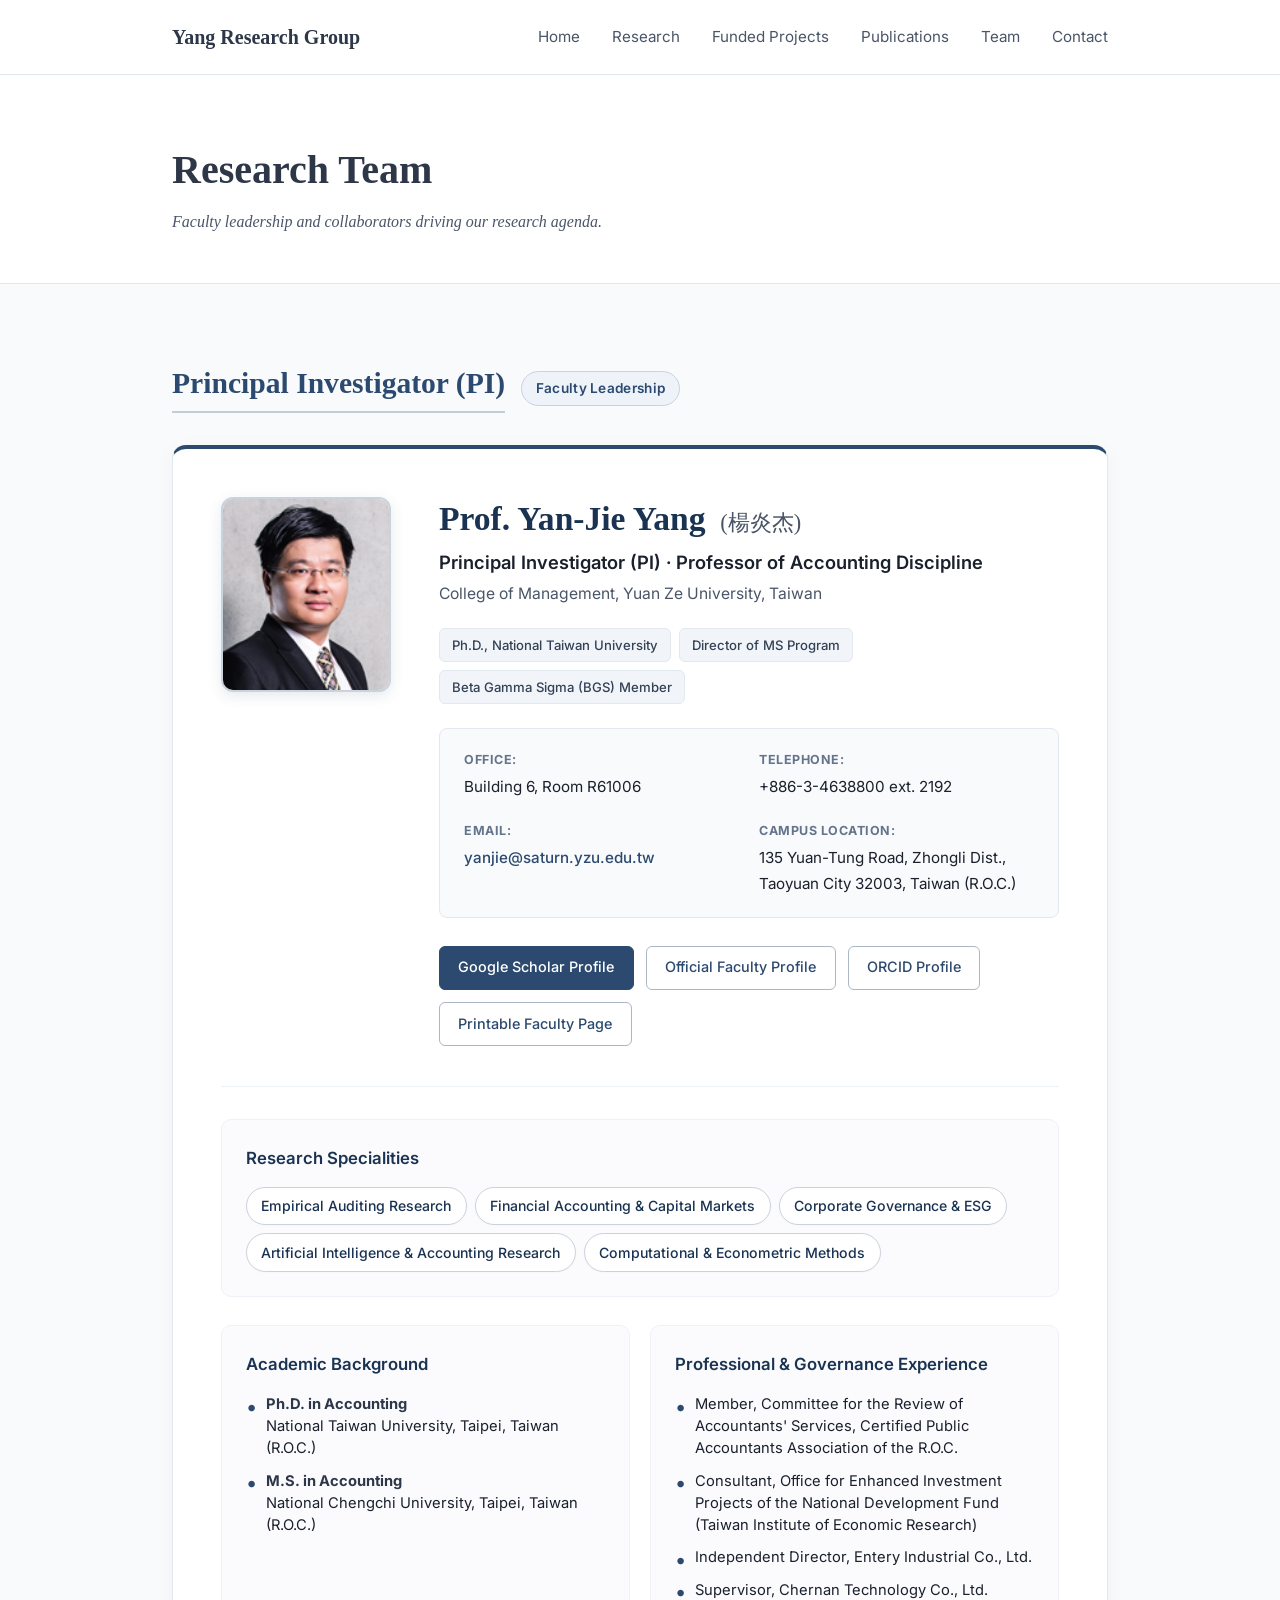
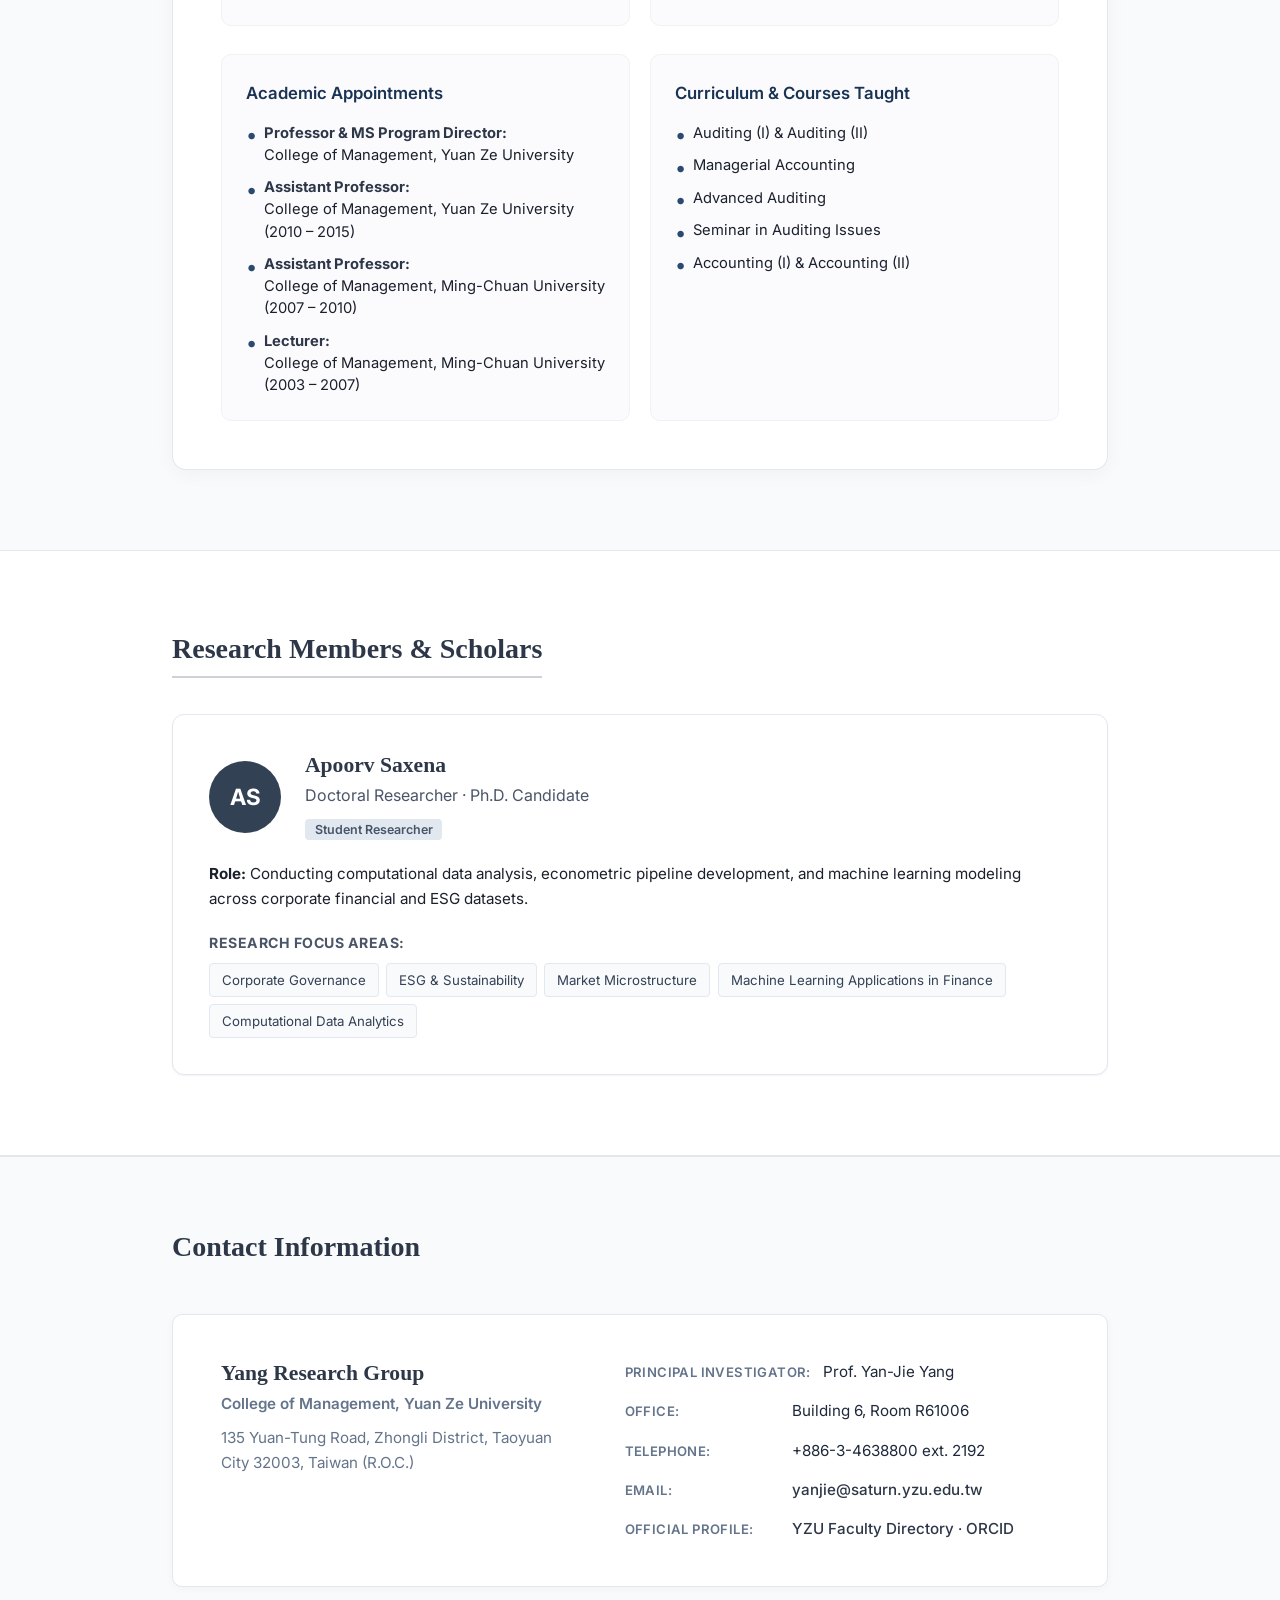
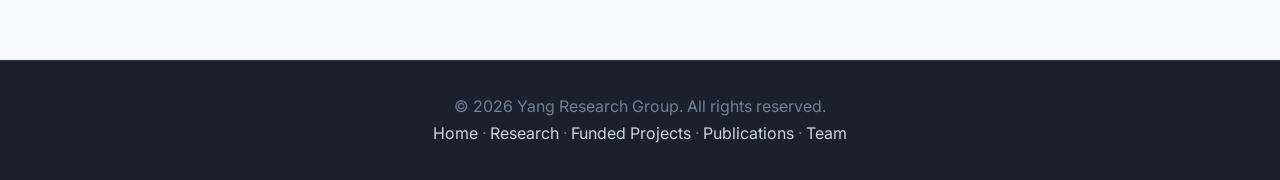
<file: team.html>
<!DOCTYPE html>
<html lang="en">
<head>
    <meta charset="UTF-8">
    <meta name="viewport" content="width=device-width, initial-scale=1.0">
    <title>Team | Yang Research Group</title>
    <meta name="description" content="Research team members at the Yang Research Group.">
    <link rel="preconnect" href="https://fonts.googleapis.com">
    <link rel="preconnect" href="https://fonts.gstatic.com" crossorigin>
    <link href="https://fonts.googleapis.com/css2?family=Inter:wght@300;400;500;600;700&display=swap" rel="stylesheet">
    <link rel="stylesheet" href="styles.css">
</head>
<body>
    <nav class="navbar">
        <div class="nav-container">
            <a href="index.html" class="logo">Yang Research Group</a>
            <ul class="nav-links">
                <li><a href="index.html">Home</a></li>
                <li><a href="research.html">Research</a></li>
                <li><a href="projects.html">Funded Projects</a></li>
                <li><a href="publications.html">Publications</a></li>
                <li><a href="team.html">Team</a></li>
                <li><a href="#contact">Contact</a></li>
            </ul>
        </div>
    </nav>

    <header class="page-hero">
        <div class="container">
            <h1>Research Team</h1>
            <p>Faculty leadership and collaborators driving our research agenda.</p>
        </div>
    </header>

    <main>
        <section class="section section-block section-director">
            <div class="container">
                <div class="director-header">
                    <h2 class="section-title director-title">Principal Investigator (PI)</h2>
                    <span class="director-subtitle-badge">Faculty Leadership</span>
                </div>
                
                <div class="director-card">
                    <div class="director-primary">
                        <div class="director-avatar-box">
                            <img src="yanjie2016C.jpg" alt="Prof. Yan-Jie Yang" class="director-photo">
                        </div>

                        <div class="director-main-bio">
                            <h3 class="director-name">Prof. Yan-Jie Yang <span class="director-name-native">(楊炎杰)</span></h3>
                            <p class="director-position">Principal Investigator (PI) · Professor of Accounting Discipline</p>
                            <p class="director-org">College of Management, Yuan Ze University, Taiwan</p>
                            
                            <div class="director-badges">
                                <span class="prof-tag">Ph.D., National Taiwan University</span>
                                <span class="prof-tag">Director of MS Program</span>
                                <span class="prof-tag">Beta Gamma Sigma (BGS) Member</span>
                            </div>

                            <div class="director-contact-grid">
                                <div class="contact-item">
                                    <strong>Office:</strong>
                                    <p>Building 6, Room R61006</p>
                                </div>
                                <div class="contact-item">
                                    <strong>Telephone:</strong>
                                    <p>+886-3-4638800 ext. 2192</p>
                                </div>
                                <div class="contact-item">
                                    <strong>Email:</strong>
                                    <p><a href="mailto:yanjie@saturn.yzu.edu.tw">yanjie@saturn.yzu.edu.tw</a></p>
                                </div>
                                <div class="contact-item">
                                    <strong>Campus Location:</strong>
                                    <p>135 Yuan-Tung Road, Zhongli Dist., Taoyuan City 32003, Taiwan (R.O.C.)</p>
                                </div>
                            </div>

                            <div class="director-actions">
                                <a href="https://scholar.google.com/citations?user=O25Gd9MAAAAJ&hl=zh-TW" target="_blank" rel="noopener noreferrer" class="btn btn-primary-accent">
                                    Google Scholar Profile
                                </a>
                                <a href="https://www.cm.yzu.edu.tw/EN/Page/Teacher.aspx?ID=yanjie" target="_blank" rel="noopener noreferrer" class="btn btn-secondary-accent">
                                    Official Faculty Profile
                                </a>
                                <a href="https://orcid.org/0000-0001-7346-5050" target="_blank" rel="noopener noreferrer" class="btn btn-secondary-accent">
                                    ORCID Profile
                                </a>
                                <a href="https://www.cm.yzu.edu.tw/EN/Page/TeacherPrint.aspx?ID=yanjie" target="_blank" rel="noopener noreferrer" class="btn btn-secondary-accent">
                                    Printable Faculty Page
                                </a>
                            </div>
                        </div>
                    </div>

                    <div class="director-extended-info">
                        <div class="info-block">
                            <h4 class="info-block-title">Research Specialities</h4>
                            <div class="speciality-chips">
                                <span class="chip">Empirical Auditing Research</span>
                                <span class="chip">Financial Accounting & Capital Markets</span>
                                <span class="chip">Corporate Governance & ESG</span>
                                <span class="chip">Artificial Intelligence & Accounting Research</span>
                                <span class="chip">Computational & Econometric Methods</span>
                            </div>
                        </div>

                        <div class="info-grid-2">
                            <div class="info-block">
                                <h4 class="info-block-title">Academic Background</h4>
                                <ul class="info-list">
                                    <li>
                                        <strong>Ph.D. in Accounting</strong>
                                        <span>National Taiwan University, Taipei, Taiwan (R.O.C.)</span>
                                    </li>
                                    <li>
                                        <strong>M.S. in Accounting</strong>
                                        <span>National Chengchi University, Taipei, Taiwan (R.O.C.)</span>
                                    </li>
                                </ul>
                            </div>

                            <div class="info-block">
                                <h4 class="info-block-title">Professional & Governance Experience</h4>
                                <ul class="info-list">
                                    <li>Member, Committee for the Review of Accountants' Services, Certified Public Accountants Association of the R.O.C.</li>
                                    <li>Consultant, Office for Enhanced Investment Projects of the National Development Fund (Taiwan Institute of Economic Research)</li>
                                    <li>Independent Director, Entery Industrial Co., Ltd.</li>
                                    <li>Supervisor, Chernan Technology Co., Ltd.</li>
                                </ul>
                            </div>
                        </div>

                        <div class="info-grid-2">
                            <div class="info-block">
                                <h4 class="info-block-title">Academic Appointments</h4>
                                <ul class="info-list compact-list-items">
                                    <li><strong>Professor & MS Program Director:</strong> College of Management, Yuan Ze University</li>
                                    <li><strong>Assistant Professor:</strong> College of Management, Yuan Ze University (2010 – 2015)</li>
                                    <li><strong>Assistant Professor:</strong> College of Management, Ming-Chuan University (2007 – 2010)</li>
                                    <li><strong>Lecturer:</strong> College of Management, Ming-Chuan University (2003 – 2007)</li>
                                </ul>
                            </div>

                            <div class="info-block">
                                <h4 class="info-block-title">Curriculum & Courses Taught</h4>
                                <ul class="info-list compact-list-items">
                                    <li>Auditing (I) & Auditing (II)</li>
                                    <li>Managerial Accounting</li>
                                    <li>Advanced Auditing</li>
                                    <li>Seminar in Auditing Issues</li>
                                    <li>Accounting (I) & Accounting (II)</li>
                                </ul>
                            </div>
                        </div>
                    </div>
                </div>
            </div>
        </section>

        <section class="section section-block section-team">
            <div class="container">
                <h2 class="section-title">Research Members & Scholars</h2>
                <div class="team-grid">
                    <div class="team-card">
                        <div class="team-card-header">
                            <div class="member-avatar-lg">AS</div>
                            <div>
                                <h3 class="member-name">Apoorv Saxena</h3>
                                <p class="member-role">Doctoral Researcher · Ph.D. Candidate</p>
                                <span class="member-status-tag">Student Researcher</span>
                            </div>
                        </div>
                        <div class="team-card-body">
                            <p class="member-lead"><strong>Role:</strong> Conducting computational data analysis, econometric pipeline development, and machine learning modeling across corporate financial and ESG datasets.</p>
                            
                            <div class="member-topics">
                                <strong>Research Focus Areas:</strong>
                                <div class="topic-chips">
                                    <span class="topic-chip">Corporate Governance</span>
                                    <span class="topic-chip">ESG & Sustainability</span>
                                    <span class="topic-chip">Market Microstructure</span>
                                    <span class="topic-chip">Machine Learning Applications in Finance</span>
                                    <span class="topic-chip">Computational Data Analytics</span>
                                </div>
                            </div>
                        </div>
                    </div>
                </div>
            </div>
        </section>

        <section id="contact" class="section section-contact">
            <div class="container">
                <h2 class="section-title">Contact Information</h2>
                <div class="contact-academic-box">
                    <div class="contact-academic-col">
                        <h3>Yang Research Group</h3>
                        <p class="contact-affiliation">College of Management, Yuan Ze University</p>
                        <p>135 Yuan-Tung Road, Zhongli District, Taoyuan City 32003, Taiwan (R.O.C.)</p>
                    </div>
                    <div class="contact-academic-col">
                        <div class="contact-meta-item">
                            <strong>Principal Investigator:</strong>
                            <span>Prof. Yan-Jie Yang</span>
                        </div>
                        <div class="contact-meta-item">
                            <strong>Office:</strong>
                            <span>Building 6, Room R61006</span>
                        </div>
                        <div class="contact-meta-item">
                            <strong>Telephone:</strong>
                            <span>+886-3-4638800 ext. 2192</span>
                        </div>
                        <div class="contact-meta-item">
                            <strong>Email:</strong>
                            <span><a href="mailto:yanjie@saturn.yzu.edu.tw">yanjie@saturn.yzu.edu.tw</a></span>
                        </div>
                        <div class="contact-meta-item">
                            <strong>Official Profile:</strong>
                            <span><a href="https://www.cm.yzu.edu.tw/EN/Page/Teacher.aspx?ID=yanjie" target="_blank" rel="noopener noreferrer">YZU Faculty Directory</a> · <a href="https://orcid.org/0000-0001-7346-5050" target="_blank" rel="noopener noreferrer">ORCID</a></span>
                        </div>
                    </div>
                </div>
            </div>
        </section>
    </main>

    <footer>
        <div class="container footer-links">
            <p>&copy; 2026 Yang Research Group. All rights reserved.</p>
            <p>
                <a href="index.html">Home</a> ·
                <a href="research.html">Research</a> ·
                <a href="projects.html">Funded Projects</a> ·
                <a href="publications.html">Publications</a> ·
                <a href="team.html">Team</a>
            </p>
        </div>
    </footer>
</body>
</html>
</file>
<file: styles.css>
:root {
    --primary-color: #2d3748;
    --primary-light: #4a5568;
    --secondary-color: #f7fafc;
    --accent-color: #cbd5e0;
    --text-main: #1a202c;
    --text-light: #4a5568;
    --bg-main: #ffffff;
    --bg-alt: #f8fafc;
    --bg-blue-tint: #f4f8fc;
    --bg-sage-tint: #f4f8f5;
    --bg-slate-tint: #f6f8fb;
    --border-color: #e2e8f0;
    
    --font-sans: 'Inter', system-ui, -apple-system, sans-serif;
    --font-serif: 'Lora', 'Merriweather', Georgia, serif;
    
    --shadow-sm: 0 1px 2px rgba(0,0,0,0.05);
    --shadow-md: 0 4px 6px rgba(0,0,0,0.03);
    --shadow-lg: 0 10px 15px rgba(0,0,0,0.03);
    --transition: all 0.2s ease;
}

* {
    margin: 0;
    padding: 0;
    box-sizing: border-box;
}

html {
    scroll-behavior: smooth;
    font-family: var(--font-sans);
}

body {
    color: var(--text-main);
    background-color: var(--bg-main);
    line-height: 1.7;
    -webkit-font-smoothing: antialiased;
}

.container {
    max-width: 1000px;
    margin: 0 auto;
    padding: 0 2rem;
}

h1, h2, h3 {
    font-family: var(--font-serif);
    color: #1a202c;
    line-height: 1.3;
    font-weight: 600;
}

.text-white {
    color: #ffffff !important;
}

.navbar {
    position: fixed;
    top: 0;
    width: 100%;
    background: rgba(255, 255, 255, 0.98);
    border-bottom: 1px solid var(--border-color);
    z-index: 1000;
    padding: 1.25rem 0;
}

.nav-container {
    max-width: 1000px;
    margin: 0 auto;
    padding: 0 2rem;
    display: flex;
    justify-content: space-between;
    align-items: center;
}

.logo {
    font-family: var(--font-serif);
    font-size: 1.25rem;
    font-weight: 600;
    color: var(--primary-color);
    text-decoration: none;
}

.nav-links {
    display: flex;
    list-style: none;
    gap: 2rem;
}

.nav-links a {
    text-decoration: none;
    color: var(--text-light);
    font-weight: 400;
    font-size: 0.95rem;
    transition: var(--transition);
}

.nav-links a:hover {
    color: var(--primary-color);
}

.hero {
    position: relative;
    padding: 12rem 2rem 8rem;
    background-color: var(--bg-main);
    text-align: left;
    border-bottom: 1px solid var(--border-color);
}

.hero-bg {
    display: none;
}

.hero-content {
    max-width: 800px;
}

.hero h1 {
    font-size: 3rem;
    margin-bottom: 1.5rem;
    letter-spacing: -0.5px;
    color: var(--primary-color);
}

.hero p {
    font-size: 1.25rem;
    color: var(--text-light);
    margin-bottom: 2.5rem;
    font-family: var(--font-serif);
    font-style: italic;
}

.btn {
    display: inline-block;
    padding: 0.6rem 1.2rem;
    border-radius: 4px;
    font-weight: 500;
    text-decoration: none;
    transition: var(--transition);
    cursor: pointer;
    font-size: 0.95rem;
}

.btn-primary {
    background-color: var(--primary-color);
    color: white;
    border: 1px solid var(--primary-color);
}

.btn-primary:hover {
    background-color: var(--text-main);
    border-color: var(--text-main);
}

.btn-secondary {
    background-color: transparent;
    color: var(--text-main);
    border: 1px solid var(--border-color);
    margin-left: 1rem;
}

.btn-secondary:hover {
    background-color: var(--bg-alt);
    border-color: var(--text-light);
}

.section {
    padding: 5rem 0;
    border-bottom: 1px solid var(--border-color);
}

.section-title {
    font-size: 1.75rem;
    margin-bottom: 3rem;
    text-align: left;
    color: var(--primary-color);
}

.section-block {
    --section-accent: #50627a;
    background: var(--bg-main);
}

.section-block .section-title {
    display: inline-block;
    margin-bottom: 2.25rem;
    padding-bottom: 0.55rem;
    border-bottom: 2px solid color-mix(in srgb, var(--section-accent) 28%, white);
}

.section-research {
    --section-accent: #4f647e;
    background: var(--bg-blue-tint);
}

.section-projects {
    --section-accent: #4a5d74;
    background: var(--bg-main);
}

.section-funded {
    --section-accent: #566f62;
    background: var(--bg-sage-tint);
}

.section-publications {
    --section-accent: #556277;
    background: var(--bg-slate-tint);
}

.section-team {
    --section-accent: #4f5f74;
    background: var(--bg-main);
}

.bg-light {
    background-color: var(--bg-alt);
}

.bg-dark {
    background-color: #1a202c;
}

.grid-2 {
    display: grid;
    grid-template-columns: repeat(auto-fit, minmax(300px, 1fr));
    gap: 3rem;
}

.grid-3 {
    display: grid;
    grid-template-columns: repeat(auto-fit, minmax(300px, 1fr));
    gap: 2rem;
}

/* About Card */
.about-card {
    background: white;
    border-radius: 12px;
    padding: 3rem;
    box-shadow: var(--shadow-lg);
    border: 1px solid var(--border-color);
    max-width: 800px;
    margin: 0 auto;
}

.about-card .subtitle {
    color: var(--text-light);
    font-weight: 500;
    margin-bottom: 1.5rem;
}

.academic-links {
    display: flex;
    gap: 1rem;
    margin-top: 2rem;
}

.link-badge {
    display: inline-flex;
    align-items: center;
    padding: 0.5rem 1rem;
    background: var(--bg-alt);
    border: 1px solid var(--border-color);
    border-radius: 50px;
    text-decoration: none;
    color: var(--text-main);
    font-weight: 500;
    font-size: 0.9rem;
    transition: var(--transition);
}

.link-badge:hover {
    background: var(--primary-color);
    color: white;
    transform: translateY(-2px);
}

/* Feature Cards */
.card {
    background: white;
    padding: 2.5rem;
    border-radius: 12px;
    box-shadow: var(--shadow-md);
    transition: var(--transition);
    border: 1px solid transparent;
}

.card:hover {
    transform: translateY(-5px);
    border-color: var(--primary-light);
    box-shadow: var(--shadow-lg);
}

.section-research .feature-card {
    border-top: 3px solid color-mix(in srgb, var(--section-accent) 58%, white);
}

.card-icon {
    width: 3rem;
    height: 3rem;
    display: inline-flex;
    align-items: center;
    justify-content: center;
    border-radius: 999px;
    background: color-mix(in srgb, var(--section-accent, var(--primary-color)) 10%, white);
    color: var(--section-accent, var(--primary-color));
    margin-bottom: 1.5rem;
}

/* Projects */
.project-list {
    max-width: 800px;
    margin: 0 auto;
    display: flex;
    flex-direction: column;
    gap: 1.5rem;
}

.project-item {
    display: flex;
    gap: 2rem;
    background: white;
    padding: 2rem;
    border-radius: 8px;
    border-left: 4px solid var(--section-accent, var(--primary-color));
    box-shadow: var(--shadow-sm);
    transition: var(--transition);
}

.project-item:hover {
    box-shadow: var(--shadow-md);
}

.project-status {
    font-size: 0.85rem;
    font-weight: 600;
    text-transform: uppercase;
    color: var(--section-accent, var(--primary-color));
    white-space: nowrap;
}

.funded-item {
    border-left-style: solid;
}

/* Funded Research */
.funded-research-list {
    max-width: 900px;
    margin: 0 auto;
    display: flex;
    flex-direction: column;
    gap: 2rem;
}

.funded-research-item {
    display: flex;
    gap: 2rem;
    background: white;
    padding: 2rem;
    border-radius: 8px;
    border-left: 4px solid var(--section-accent, var(--primary-color));
    box-shadow: var(--shadow-sm);
    transition: var(--transition);
}

.funded-research-item:hover {
    box-shadow: var(--shadow-md);
}

.funded-year {
    font-size: 0.9rem;
    font-weight: 700;
    color: var(--section-accent, var(--primary-color));
    white-space: nowrap;
    min-width: 100px;
    padding-top: 0.25rem;
}

.funded-details h3 {
    font-size: 1.15rem;
    margin-bottom: 0.5rem;
    color: var(--primary-color);
}

.funding-agency {
    font-weight: 600;
    color: var(--section-accent, var(--primary-color));
    font-size: 0.95rem;
    margin-bottom: 0.75rem;
}

.funding-info {
    color: var(--text-light);
    font-size: 0.9rem;
    line-height: 1.6;
}

.grant-number,
.role,
.amount,
.period {
    display: block;
    margin-bottom: 0.25rem;
}

.role {
    font-weight: 600;
    color: var(--text-main);
}

/* Publications */
.publication-list {
    max-width: 900px;
    margin: 0 auto;
    display: flex;
    flex-direction: column;
    gap: 1.5rem;
}

.publication-card {
    background: white;
    padding: 2rem;
    border-radius: 8px;
    box-shadow: var(--shadow-sm);
    position: relative;
    border-left: 3px solid color-mix(in srgb, var(--section-accent, var(--primary-color)) 45%, white);
}

.pub-year {
    position: absolute;
    top: 2rem;
    right: 2rem;
    font-weight: 700;
    color: var(--primary-light);
    opacity: 0.5;
}

.publication-card h3 {
    font-size: 1.25rem;
    margin-bottom: 0.5rem;
    padding-right: 4rem;
}

.authors {
    color: var(--text-main);
    margin-bottom: 0.25rem;
}

.journal {
    color: var(--text-light);
    font-style: italic;
    font-size: 0.9rem;
}

/* Principal Investigator / Faculty Leadership - Tailored for Yang Research Group */
.section-director {
    background: #f8fafc;
    --section-accent: #2c4a6f; /* Refined scholarly navy-slate */
    --section-accent-light: #edf3f9;
    --section-accent-dark: #1a3352;
}

.director-header {
    display: flex;
    align-items: center;
    gap: 1rem;
    margin-bottom: 2rem;
    flex-wrap: wrap;
}

.director-title {
    margin-bottom: 0 !important;
    padding-bottom: 0.35rem;
    color: var(--section-accent);
    border-bottom: 3px solid var(--section-accent);
    display: inline-block;
    font-size: 1.85rem;
}

.director-subtitle-badge {
    background: var(--section-accent-light);
    color: var(--section-accent);
    padding: 0.3rem 0.85rem;
    border-radius: 20px;
    font-size: 0.85rem;
    font-weight: 600;
    letter-spacing: 0.3px;
    border: 1px solid color-mix(in srgb, var(--section-accent) 25%, white);
}

.director-card {
    background: white;
    padding: 3rem;
    border-radius: 14px;
    box-shadow: 0 4px 20px rgba(0, 0, 0, 0.04);
    border: 1px solid #e2e8f0;
    border-top: 4px solid var(--section-accent);
}

.director-primary {
    display: flex;
    gap: 3rem;
    margin-bottom: 2.5rem;
}

.director-avatar-box {
    display: flex;
    flex-direction: column;
    align-items: center;
    gap: 0.75rem;
    flex-shrink: 0;
}

.director-avatar {
    width: 170px;
    height: 170px;
    background: linear-gradient(135deg, var(--section-accent-light) 0%, #dce7f3 100%);
    color: var(--section-accent);
    display: flex;
    align-items: center;
    justify-content: center;
    border-radius: 12px;
    font-size: 3.5rem;
    font-weight: 700;
    font-family: var(--font-serif);
    border: 2px solid color-mix(in srgb, var(--section-accent) 25%, white);
    box-shadow: 0 4px 14px rgba(44, 74, 111, 0.1);
}

.director-photo {
    width: 170px;
    height: 195px;
    object-fit: cover;
    border-radius: 12px;
    border: 2px solid color-mix(in srgb, var(--section-accent) 25%, white);
    box-shadow: 0 4px 14px rgba(44, 74, 111, 0.12);
    display: block;
}

.director-status-pill {
    font-size: 0.78rem;
    color: #2b6e44;
    background: #eef8f2;
    padding: 0.25rem 0.65rem;
    border-radius: 12px;
    font-weight: 500;
    display: inline-flex;
    align-items: center;
    gap: 0.35rem;
}

.director-status-pill .status-dot {
    width: 7px;
    height: 7px;
    background: #2b6e44;
    border-radius: 50%;
    display: inline-block;
}

.director-main-bio {
    flex: 1;
}

.director-name {
    font-size: 2.1rem;
    color: var(--section-accent-dark);
    margin-bottom: 0.35rem;
    font-weight: 700;
}

.director-name-native {
    font-size: 1.4rem;
    font-weight: 400;
    color: var(--text-light);
    margin-left: 0.4rem;
}

.director-position {
    font-size: 1.15rem;
    font-weight: 600;
    color: var(--text-main);
    margin-bottom: 0.2rem;
}

.director-org {
    font-size: 0.98rem;
    color: var(--text-light);
    margin-bottom: 1.25rem;
}

.director-badges {
    display: flex;
    flex-wrap: wrap;
    gap: 0.5rem;
    margin-bottom: 1.5rem;
}

.prof-tag {
    background: #f1f5f9;
    color: #334155;
    padding: 0.3rem 0.75rem;
    border-radius: 6px;
    font-size: 0.82rem;
    font-weight: 500;
    border: 1px solid #e2e8f0;
}

.director-contact-grid {
    display: grid;
    grid-template-columns: repeat(auto-fit, minmax(240px, 1fr));
    gap: 1.25rem;
    margin-bottom: 1.75rem;
    background: #f8fafc;
    padding: 1.25rem 1.5rem;
    border-radius: 8px;
    border: 1px solid #e2e8f0;
}

.contact-item {
    display: flex;
    flex-direction: column;
    gap: 0.25rem;
}

.contact-item strong {
    display: block;
    font-size: 0.78rem;
    text-transform: uppercase;
    letter-spacing: 0.5px;
    color: #64748b;
}

.contact-item p {
    margin: 0;
    font-size: 0.95rem;
    color: var(--text-main);
}

.contact-item a {
    color: var(--section-accent);
    text-decoration: none;
    font-weight: 500;
}

.contact-item a:hover {
    text-decoration: underline;
}

.director-actions {
    display: flex;
    flex-wrap: wrap;
    gap: 0.75rem;
}

.btn-primary-accent {
    background: var(--section-accent);
    color: white;
    border: 1px solid var(--section-accent);
    padding: 0.55rem 1.15rem;
    border-radius: 6px;
    font-weight: 500;
    font-size: 0.9rem;
    text-decoration: none;
    transition: var(--transition);
}

.btn-primary-accent:hover {
    background: var(--section-accent-dark);
    color: white;
    transform: translateY(-2px);
    box-shadow: 0 4px 10px rgba(44, 74, 111, 0.2);
}

.btn-secondary-accent {
    background: white;
    color: var(--section-accent);
    border: 1px solid color-mix(in srgb, var(--section-accent) 40%, white);
    padding: 0.55rem 1.15rem;
    border-radius: 6px;
    font-weight: 500;
    font-size: 0.9rem;
    text-decoration: none;
    transition: var(--transition);
}

.btn-secondary-accent:hover {
    background: var(--section-accent-light);
    color: var(--section-accent-dark);
    transform: translateY(-2px);
}

/* Extended Info Blocks */
.director-extended-info {
    border-top: 1px solid #edf2f7;
    padding-top: 2rem;
    display: flex;
    flex-direction: column;
    gap: 1.75rem;
}

.info-block {
    background: #fbfbfe;
    padding: 1.5rem;
    border-radius: 10px;
    border: 1px solid #eef2f8;
}

.info-block-title {
    font-size: 1.05rem;
    color: var(--section-accent-dark);
    margin-bottom: 0.9rem;
    display: flex;
    align-items: center;
    gap: 0.5rem;
    font-weight: 600;
}

.speciality-chips {
    display: flex;
    flex-wrap: wrap;
    gap: 0.5rem;
}

.speciality-chips .chip {
    background: white;
    color: var(--section-accent-dark);
    padding: 0.4rem 0.9rem;
    border-radius: 50px;
    font-size: 0.88rem;
    font-weight: 500;
    border: 1px solid color-mix(in srgb, var(--section-accent) 25%, white);
    box-shadow: 0 1px 3px rgba(0,0,0,0.02);
}

.info-grid-2 {
    display: grid;
    grid-template-columns: repeat(auto-fit, minmax(280px, 1fr));
    gap: 1.25rem;
}

.info-list {
    list-style: none;
    padding: 0;
    margin: 0;
    display: flex;
    flex-direction: column;
    gap: 0.65rem;
}

.info-list li {
    font-size: 0.92rem;
    color: var(--text-main);
    line-height: 1.5;
    position: relative;
    padding-left: 1.25rem;
}

.info-list li::before {
    content: "•";
    color: var(--section-accent);
    font-size: 1.3rem;
    position: absolute;
    left: 0;
    top: -0.15rem;
}

.info-list li strong {
    display: block;
    color: var(--primary-color);
}

.compact-list-items li {
    padding-left: 1.1rem;
}

/* Team Grid & Cards */
.team-grid {
    display: grid;
    grid-template-columns: 1fr;
    gap: 2rem;
}

.team-card {
    background: white;
    padding: 2.25rem;
    border-radius: 12px;
    border: 1px solid var(--border-color);
    box-shadow: var(--shadow-sm);
    transition: var(--transition);
}

.team-card:hover {
    box-shadow: var(--shadow-md);
    border-color: #cbd5e1;
}

.team-card-header {
    display: flex;
    align-items: center;
    gap: 1.5rem;
    margin-bottom: 1.25rem;
}

.member-avatar-lg {
    width: 72px;
    height: 72px;
    background: #334155;
    color: white;
    border-radius: 50%;
    display: flex;
    align-items: center;
    justify-content: center;
    font-size: 1.4rem;
    font-weight: 700;
}

.member-name {
    font-size: 1.35rem;
    margin-bottom: 0.2rem;
    color: var(--primary-color);
}

.member-role {
    font-size: 1rem;
    color: var(--text-light);
    margin-bottom: 0.35rem;
}

.member-status-tag {
    background: #e2e8f0;
    color: #475569;
    padding: 0.2rem 0.6rem;
    border-radius: 4px;
    font-size: 0.78rem;
    font-weight: 600;
}

.team-card-body .member-lead {
    font-size: 0.95rem;
    color: var(--text-main);
    margin-bottom: 1.25rem;
    line-height: 1.6;
}

.member-topics strong {
    display: block;
    font-size: 0.88rem;
    color: var(--text-light);
    margin-bottom: 0.5rem;
    text-transform: uppercase;
    letter-spacing: 0.5px;
}

.topic-chips {
    display: flex;
    flex-wrap: wrap;
    gap: 0.45rem;
}

.topic-chip {
    background: #f8fafc;
    color: #334155;
    padding: 0.3rem 0.75rem;
    border-radius: 4px;
    font-size: 0.83rem;
    border: 1px solid #e2e8f0;
}

/* Contact Grid in Team Page */
.contact-details-grid {
    display: grid;
    grid-template-columns: repeat(auto-fit, minmax(220px, 1fr));
    gap: 1.5rem;
    margin-top: 2rem;
    text-align: left;
}

.contact-detail-card {
    background: rgba(255, 255, 255, 0.05);
    padding: 1.5rem;
    border-radius: 8px;
    border: 1px solid rgba(255, 255, 255, 0.1);
}

.contact-detail-card h4 {
    color: #e2e8f0;
    font-size: 1rem;
    margin-bottom: 0.5rem;
    font-family: var(--font-sans);
}

.contact-detail-card p {
    color: #cbd5e1;
    font-size: 0.92rem;
    margin: 0;
    line-height: 1.5;
}

.text-accent-link {
    color: #93c5fd !important;
    text-decoration: underline;
    text-underline-offset: 3px;
}

.text-accent-link:hover {
    color: #bfdbfe !important;
}

@media (max-width: 768px) {
    .director-primary {
        flex-direction: column;
        gap: 1.5rem;
        align-items: center;
        text-align: center;
    }

    .director-contact-grid {
        text-align: left;
    }

    .director-card {
        padding: 1.75rem;
    }

    .director-badges, .director-actions {
        justify-content: center;
    }
}

/* Team */
.team-member {
    display: flex;
    align-items: center;
    gap: 1.5rem;
    background: white;
    padding: 1.5rem;
    border-radius: 8px;
    box-shadow: var(--shadow-sm);
    border: 1px solid color-mix(in srgb, var(--section-accent, var(--primary-color)) 24%, white);
}

.member-avatar {
    width: 64px;
    height: 64px;
    background: var(--section-accent, var(--primary-color));
    color: white;
    display: flex;
    align-items: center;
    justify-content: center;
    border-radius: 50%;
    font-weight: 700;
    font-size: 1.25rem;
}

.member-info a {
    color: var(--primary-light);
    text-decoration: none;
    font-size: 0.9rem;
}

/* Academic Contact Section */
.section-contact {
    background: #f8fafc;
    border-top: 1px solid #e2e8f0;
    padding: 4.5rem 0;
}

.contact-academic-box {
    display: grid;
    grid-template-columns: 1fr 1.25fr;
    gap: 3.5rem;
    background: white;
    padding: 2.75rem 3rem;
    border-radius: 10px;
    border: 1px solid #e2e8f0;
    box-shadow: 0 2px 10px rgba(0, 0, 0, 0.03);
}

.contact-academic-col h3 {
    font-size: 1.35rem;
    color: var(--primary-color);
    margin-bottom: 0.35rem;
    font-weight: 700;
}

.contact-affiliation {
    font-weight: 600;
    color: #334155;
    margin-bottom: 0.6rem;
    font-size: 0.98rem;
}

.contact-academic-col p {
    color: #64748b;
    font-size: 0.95rem;
    line-height: 1.6;
}

.contact-meta-item {
    display: flex;
    gap: 0.75rem;
    margin-bottom: 0.85rem;
    font-size: 0.95rem;
    align-items: baseline;
}

.contact-meta-item:last-child {
    margin-bottom: 0;
}

.contact-meta-item strong {
    min-width: 155px;
    color: #64748b;
    font-weight: 600;
    font-size: 0.82rem;
    text-transform: uppercase;
    letter-spacing: 0.4px;
    flex-shrink: 0;
}

.contact-meta-item span {
    color: #1e293b;
}

.contact-meta-item a {
    color: var(--primary-color);
    text-decoration: none;
    font-weight: 500;
}

.contact-meta-item a:hover {
    text-decoration: underline;
}

@media (max-width: 768px) {
    .contact-academic-box {
        grid-template-columns: 1fr;
        gap: 2rem;
        padding: 1.75rem;
    }

    .contact-meta-item {
        flex-direction: column;
        gap: 0.2rem;
    }

    .contact-meta-item strong {
        min-width: auto;
    }
}

/* Footer */
footer {
    background: #1a202c;
    color: #718096;
    text-align: center;
    padding: 2rem 0;
    border-top: 1px solid #2d3748;
}

/* Responsive */
@media (max-width: 768px) {
    .nav-links {
        display: none;
    }
    
    .hero h1 {
        font-size: 2.5rem;
    }
    
    .project-item {
        flex-direction: column;
        gap: 0.5rem;
    }

    .funded-research-item {
        flex-direction: column;
        gap: 0.5rem;
    }

    .funded-year {
        min-width: auto;
        margin-bottom: 0.5rem;
    }
}

.hero-compact {
    padding-bottom: 6rem;
}

.page-hero {
    padding: 9rem 0 3rem;
    border-bottom: 1px solid var(--border-color);
    background: var(--bg-main);
}

.page-hero h1 {
    font-size: 2.5rem;
    color: var(--primary-color);
    margin-bottom: 0.75rem;
}

.page-hero p {
    color: var(--text-light);
    font-family: var(--font-serif);
    font-style: italic;
}

.section-card-grid {
    display: grid;
    grid-template-columns: repeat(auto-fit, minmax(220px, 1fr));
    gap: 1.5rem;
}

.section-link-card {
    display: block;
    background: white;
    border-radius: 10px;
    padding: 1.5rem;
    border: 1px solid var(--border-color);
    box-shadow: var(--shadow-sm);
    text-decoration: none;
    color: var(--text-main);
    transition: var(--transition);
}

.section-link-card:hover {
    transform: translateY(-4px);
    box-shadow: var(--shadow-md);
    border-color: var(--primary-light);
}

.section-link-card-soft {
    border-radius: 8px;
    padding: 1.1rem 1.15rem;
    border: 1px solid #dbe6f3;
    box-shadow: none;
    background: #fbfdff;
}

.section-link-card-soft:hover {
    transform: none;
    box-shadow: none;
    border-color: #9bb6d9;
    background: #f7fbff;
}

.section-link-card h3 {
    margin-bottom: 0.35rem;
    color: var(--primary-color);
    font-size: 1.1rem;
}

.section-link-card p {
    color: var(--text-light);
    margin-bottom: 0.45rem;
    font-size: 0.95rem;
    line-height: 1.55;
}

.card-cta {
    font-size: 0.92rem;
    color: #2563eb;
    font-weight: 500;
    text-decoration: underline;
    text-underline-offset: 2px;
}

.compact-list .funded-research-item {
    padding: 1.25rem;
}

.compact-list .funding-agency {
    margin-bottom: 0;
}

.section-actions {
    margin-top: 1.5rem;
}

.footer-links a {
    color: #cbd5e0;
    text-decoration: none;
}

.footer-links a:hover {
    color: #ffffff;
}

@media (max-width: 768px) {
    .hero-compact {
        padding-top: 10rem;
    }

    .page-hero {
        padding-top: 7.5rem;
    }

    .page-hero h1 {
        font-size: 2rem;
    }

    .section-card-grid {
        grid-template-columns: 1fr;
    }

    .academic-links {
        flex-direction: column;
        align-items: flex-start;
    }
}

/* Research Page Showcase & Visuals */
.nav-active {
    color: var(--primary-color) !important;
    font-weight: 600 !important;
}

.research-quick-nav {
    display: flex;
    flex-wrap: wrap;
    gap: 0.65rem;
    margin-top: 1.75rem;
}

.quick-nav-pill {
    display: inline-block;
    background: #f1f5f9;
    color: #334155;
    padding: 0.4rem 0.95rem;
    border-radius: 20px;
    font-size: 0.85rem;
    text-decoration: none;
    font-weight: 500;
    border: 1px solid #cbd5e1;
    transition: var(--transition);
}

.quick-nav-pill:hover {
    background: #1e293b;
    color: white;
    border-color: #1e293b;
    transform: translateY(-2px);
}

/* Homepage PI Card with Photo */
.pi-homepage-card {
    display: flex;
    gap: 2.5rem;
    align-items: flex-start;
}

.pi-photo-wrapper {
    flex-shrink: 0;
}

.pi-thumb-photo {
    width: 140px;
    height: 165px;
    object-fit: cover;
    border-radius: 10px;
    border: 2px solid #e2e8f0;
    box-shadow: 0 4px 12px rgba(0, 0, 0, 0.08);
}

/* Ongoing Research Works - Academic Theme Presentation */
.research-intro-banner {
    background: #f8fafc;
    border: 1px solid #e2e8f0;
    border-left: 4px solid var(--primary-color);
    padding: 1.75rem 2rem;
    border-radius: 0 10px 10px 0;
    margin-bottom: 3.5rem;
}

.research-lead-text {
    font-size: 1.15rem;
    line-height: 1.75;
    color: #334155;
    margin: 0;
}

.lead-highlight {
    font-size: 1.5rem;
    font-weight: 700;
    color: var(--primary-color);
    font-family: var(--font-serif);
    line-height: 1;
}

.research-theme-card {
    background: white;
    padding: 2.5rem;
    border-radius: 12px;
    border: 1px solid #e2e8f0;
    box-shadow: 0 2px 10px rgba(0, 0, 0, 0.03);
    margin-bottom: 2.5rem;
    transition: var(--transition);
}

.research-theme-card:hover {
    box-shadow: 0 6px 20px rgba(0, 0, 0, 0.06);
    border-color: #cbd5e1;
}

.theme-card-featured {
    border-left: 4px solid #2c4a6f;
}

.theme-card-header {
    display: flex;
    align-items: center;
    gap: 1rem;
    margin-bottom: 1rem;
}

.theme-card-badge {
    background: #edf3f9;
    color: #2c4a6f;
    font-size: 0.8rem;
    font-weight: 700;
    padding: 0.3rem 0.75rem;
    border-radius: 20px;
    letter-spacing: 0.5px;
    border: 1px solid #dce7f3;
}

.theme-card-title {
    font-size: 1.6rem;
    color: #8b263e; /* Scholarly burgundy title */
    margin: 0;
    font-weight: 700;
}

.theme-lead-desc {
    font-size: 1.05rem;
    color: #475569;
    line-height: 1.65;
    margin-bottom: 1.5rem;
}

.quote-directive-box {
    background: #f8fafc;
    border-left: 3px solid #2c4a6f;
    padding: 1rem 1.25rem;
    margin-bottom: 1.5rem;
    border-radius: 0 8px 8px 0;
}

.quote-directive-text {
    font-style: italic;
    color: #1e293b;
    font-size: 1.05rem;
    line-height: 1.65;
    margin: 0;
    font-weight: 500;
}

.theme-details {
    margin-top: 1.25rem;
}

.theme-section-title {
    font-size: 0.95rem;
    text-transform: uppercase;
    letter-spacing: 0.5px;
    color: #64748b;
    margin-bottom: 1rem;
    font-weight: 600;
    font-family: var(--font-sans);
}

.theme-bullet-list {
    list-style-type: square;
    padding-left: 1.5rem;
    margin: 0 0 1.75rem 0;
    display: flex;
    flex-direction: column;
    gap: 1rem;
}

.theme-bullet-list li {
    color: #334155;
    font-size: 0.98rem;
    line-height: 1.65;
}

.theme-bullet-list li strong {
    color: #0f172a;
}

.theme-meta-row {
    display: flex;
    align-items: center;
    gap: 1rem;
    flex-wrap: wrap;
    padding-top: 1.25rem;
    border-top: 1px solid #f1f5f9;
}

.meta-label {
    font-size: 0.82rem;
    font-weight: 600;
    text-transform: uppercase;
    color: #64748b;
    letter-spacing: 0.4px;
}

.meta-tags {
    display: flex;
    gap: 0.5rem;
    flex-wrap: wrap;
}

.meta-tag-link {
    background: #f1f5f9;
    color: #334155;
    padding: 0.3rem 0.75rem;
    border-radius: 6px;
    font-size: 0.82rem;
    font-weight: 500;
    text-decoration: none;
    border: 1px solid #e2e8f0;
    transition: var(--transition);
}

.meta-tag-link:hover {
    background: var(--primary-color);
    color: white;
    border-color: var(--primary-color);
}

.theme-divider {
    border: 0;
    height: 1px;
    background: #e2e8f0;
    margin: 2rem 0;
}

@media (max-width: 768px) {
    .pi-homepage-card {
        flex-direction: column;
        align-items: center;
        text-align: center;
    }

    .academic-links {
        justify-content: center;
    }

    .research-theme-card {
        padding: 1.75rem;
    }

    .theme-card-header {
        flex-direction: column;
        align-items: flex-start;
        gap: 0.5rem;
    }

    .theme-card-title {
        font-size: 1.35rem;
    }
}
</file>
